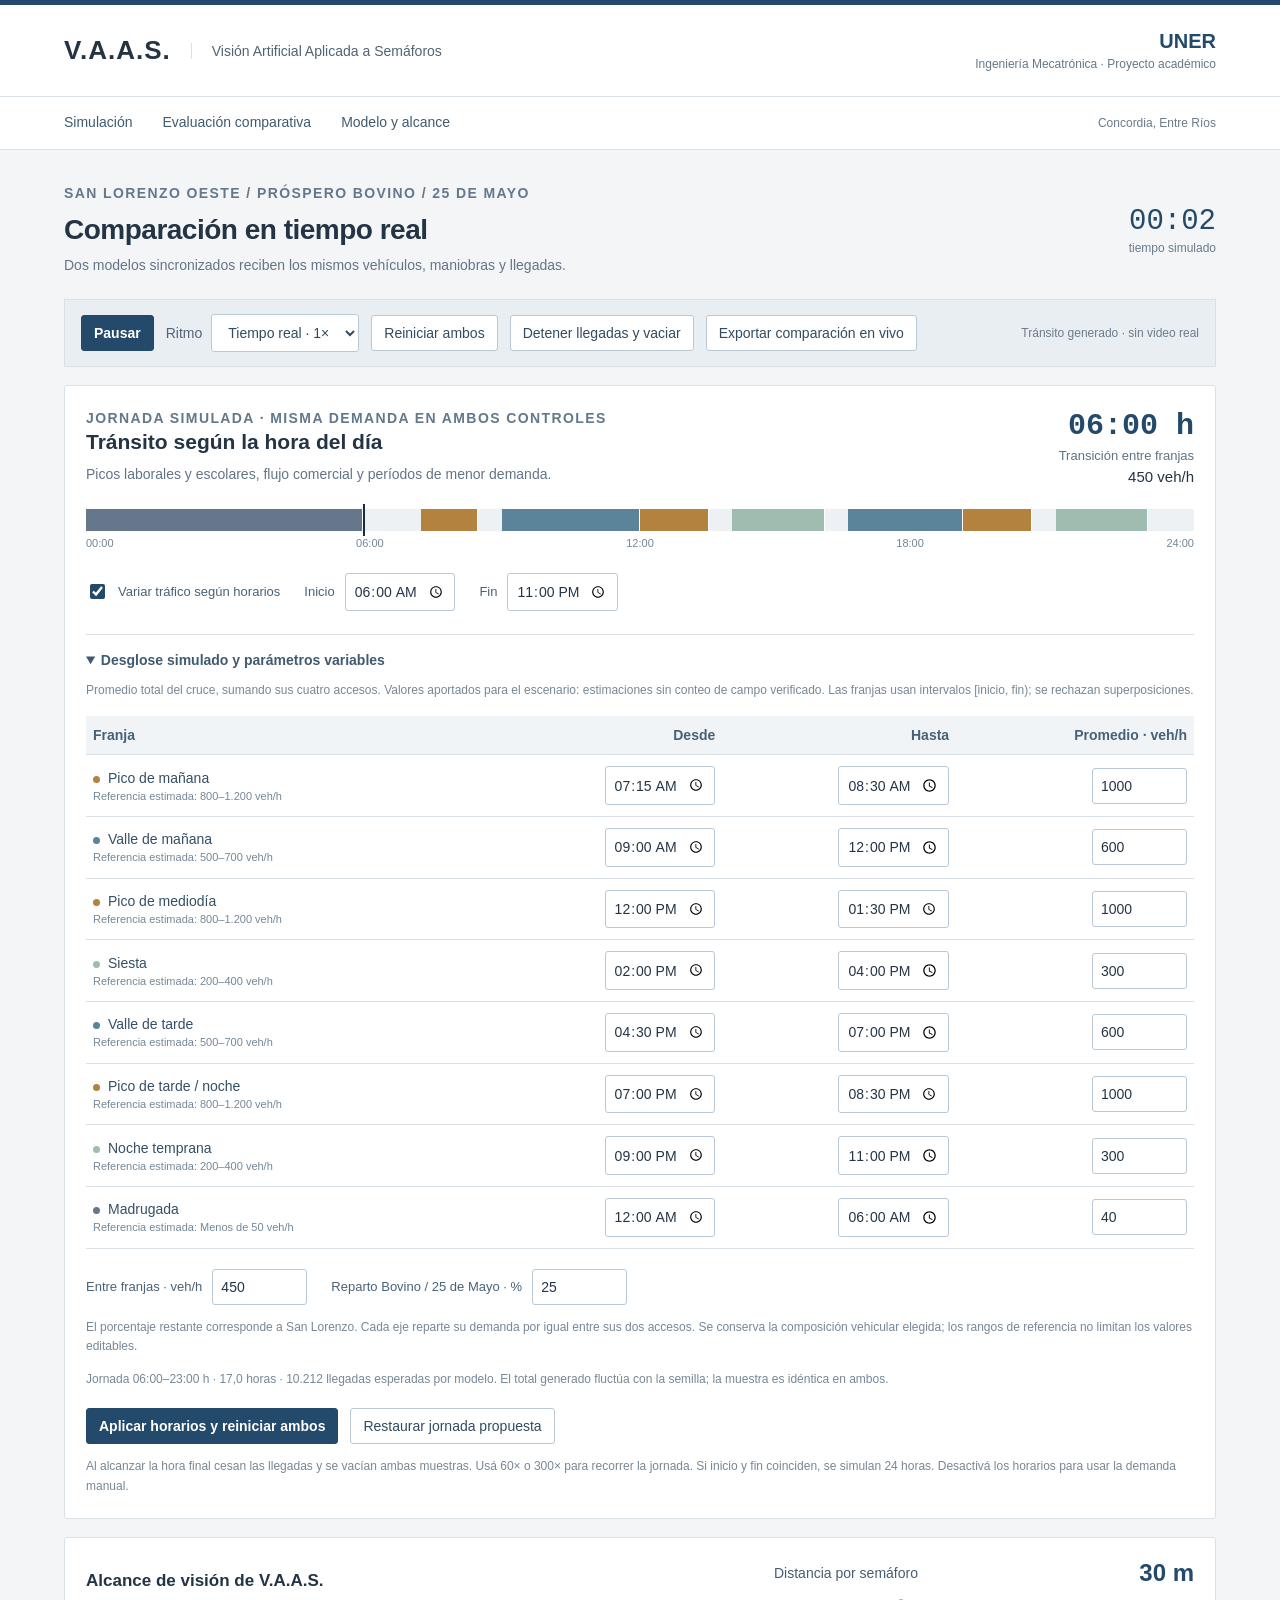
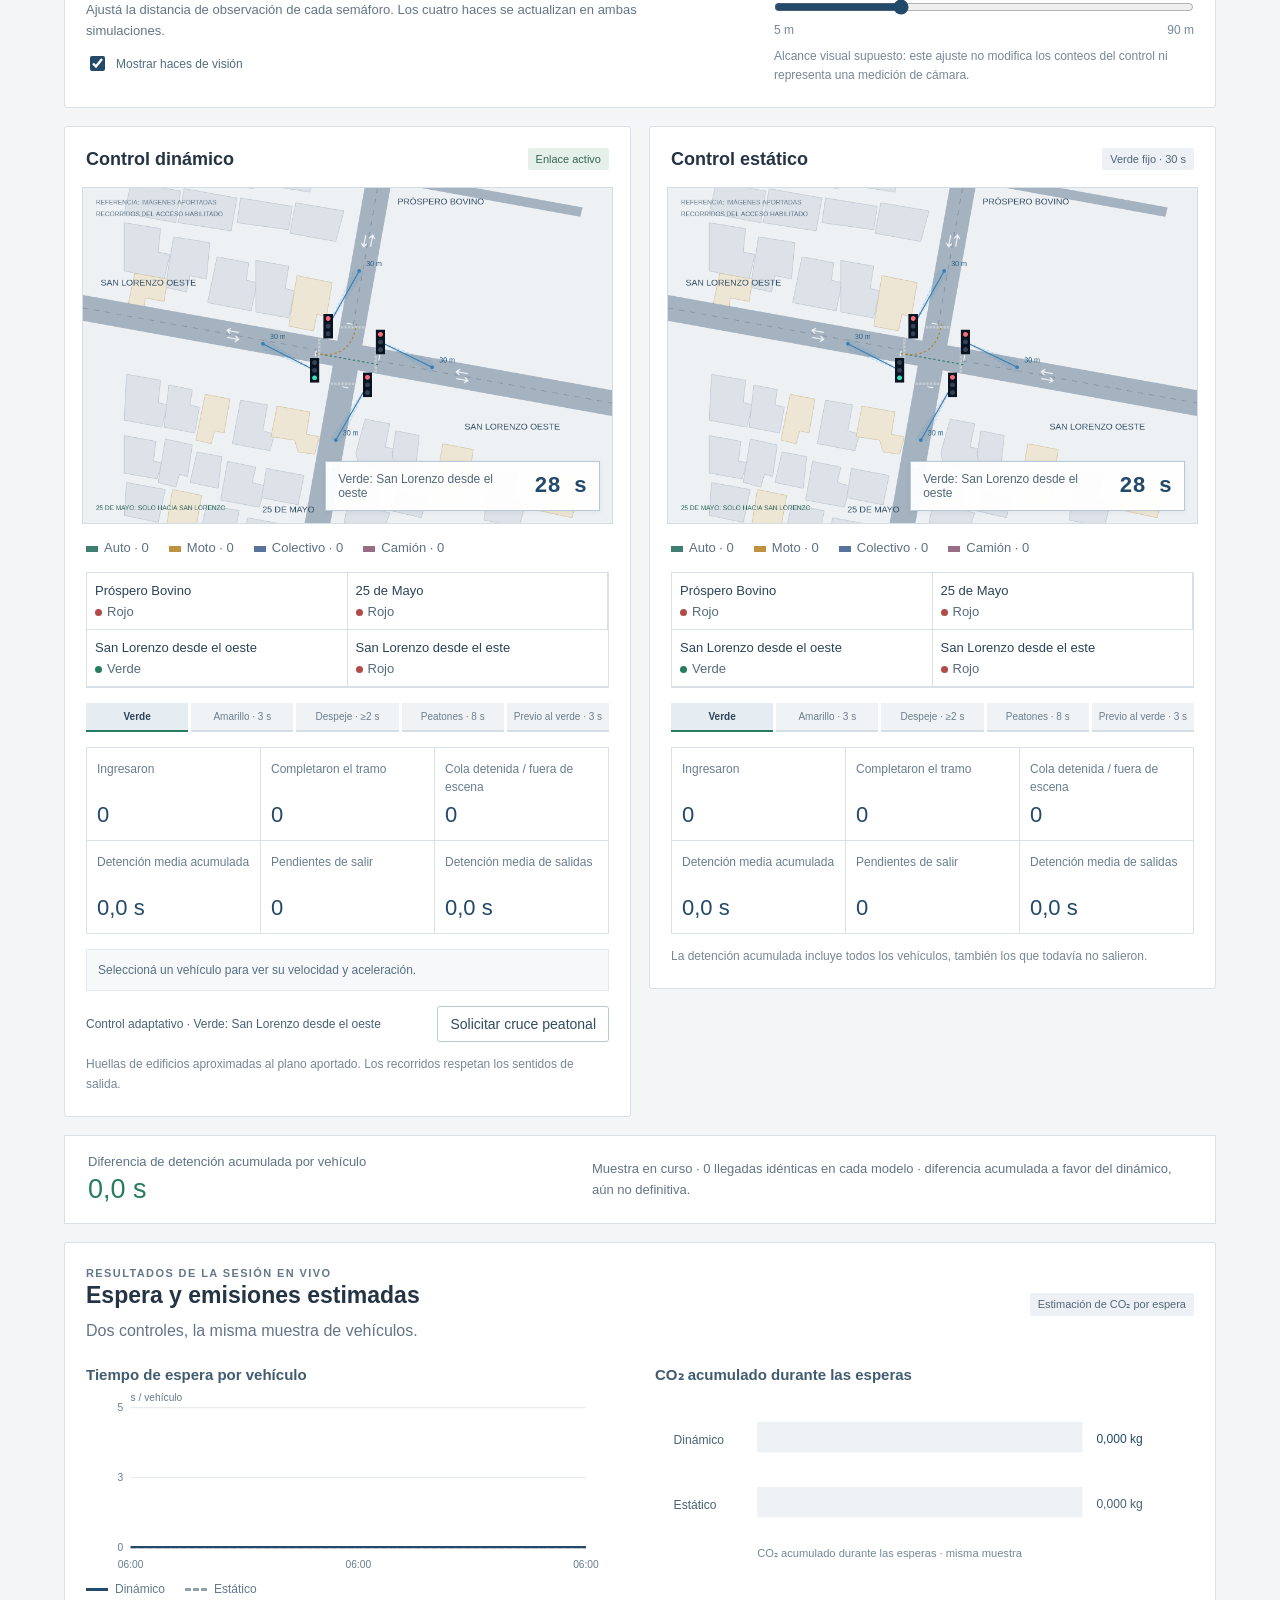
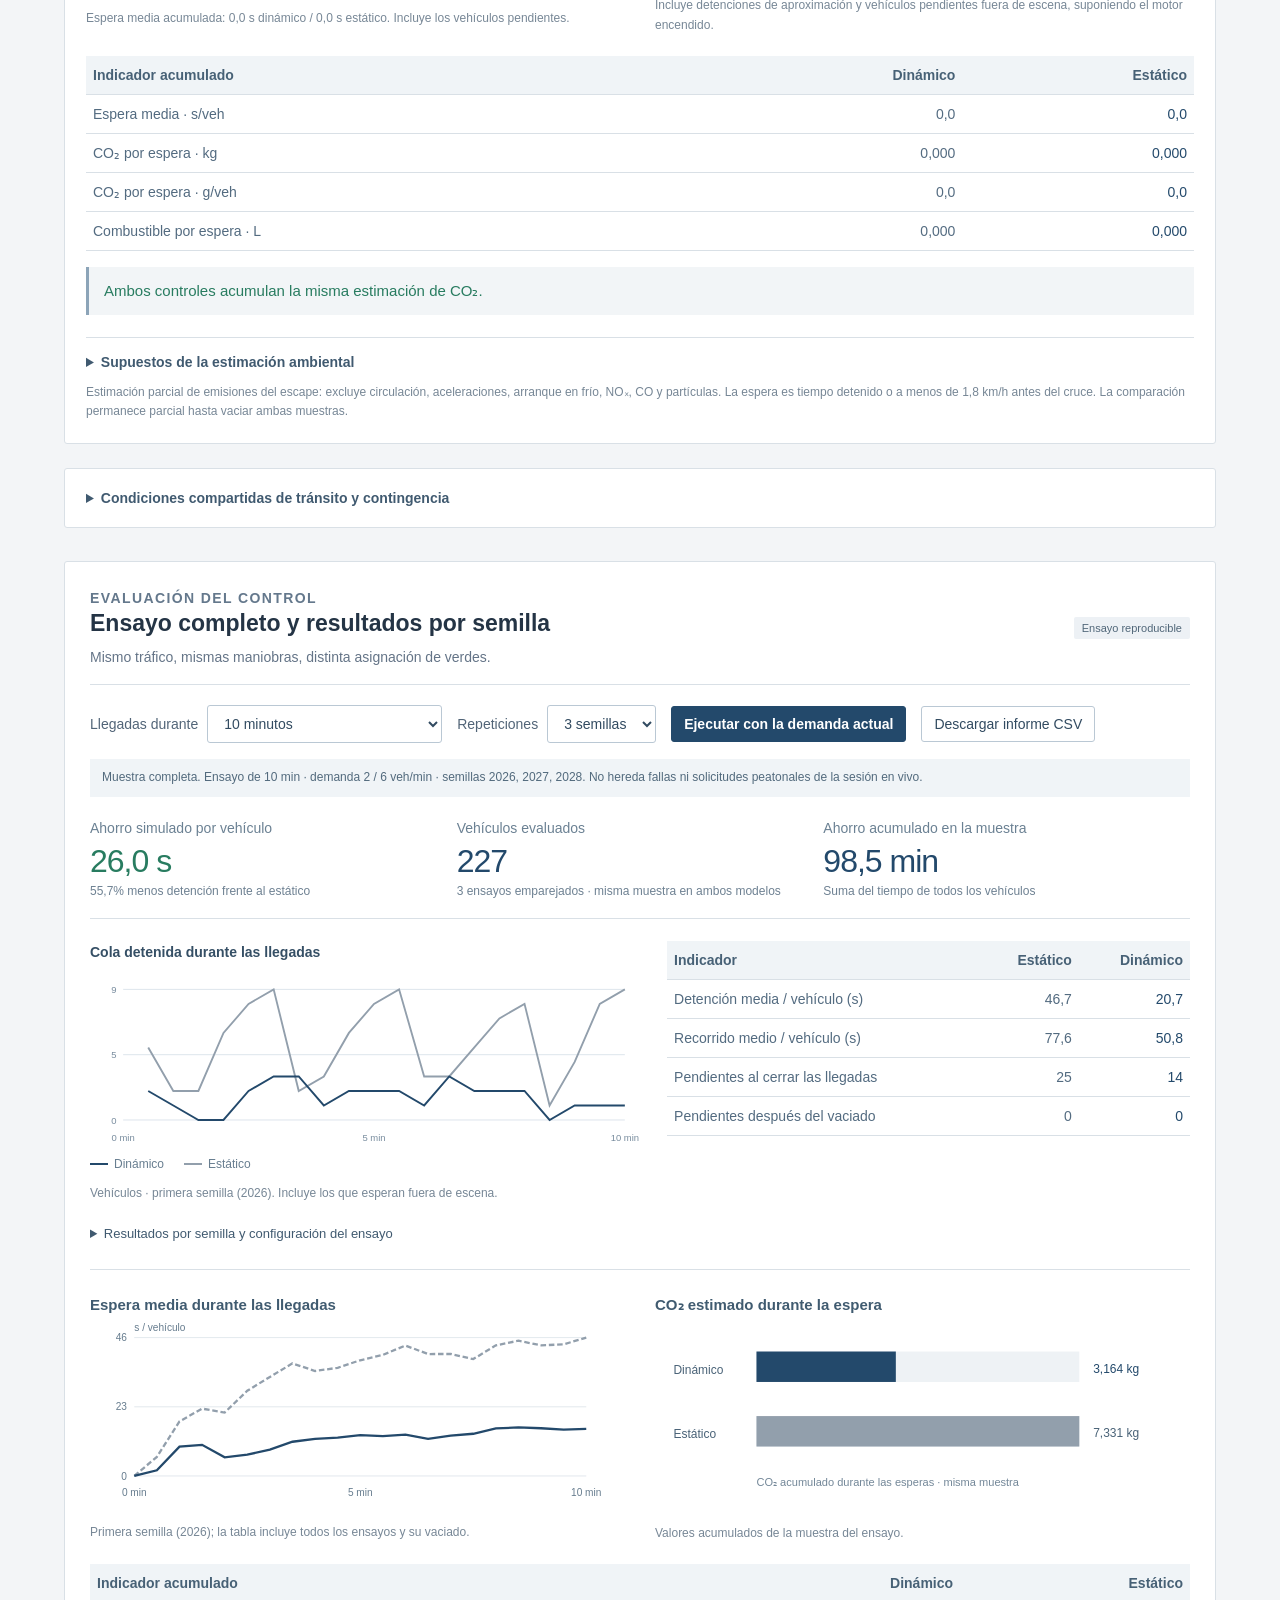
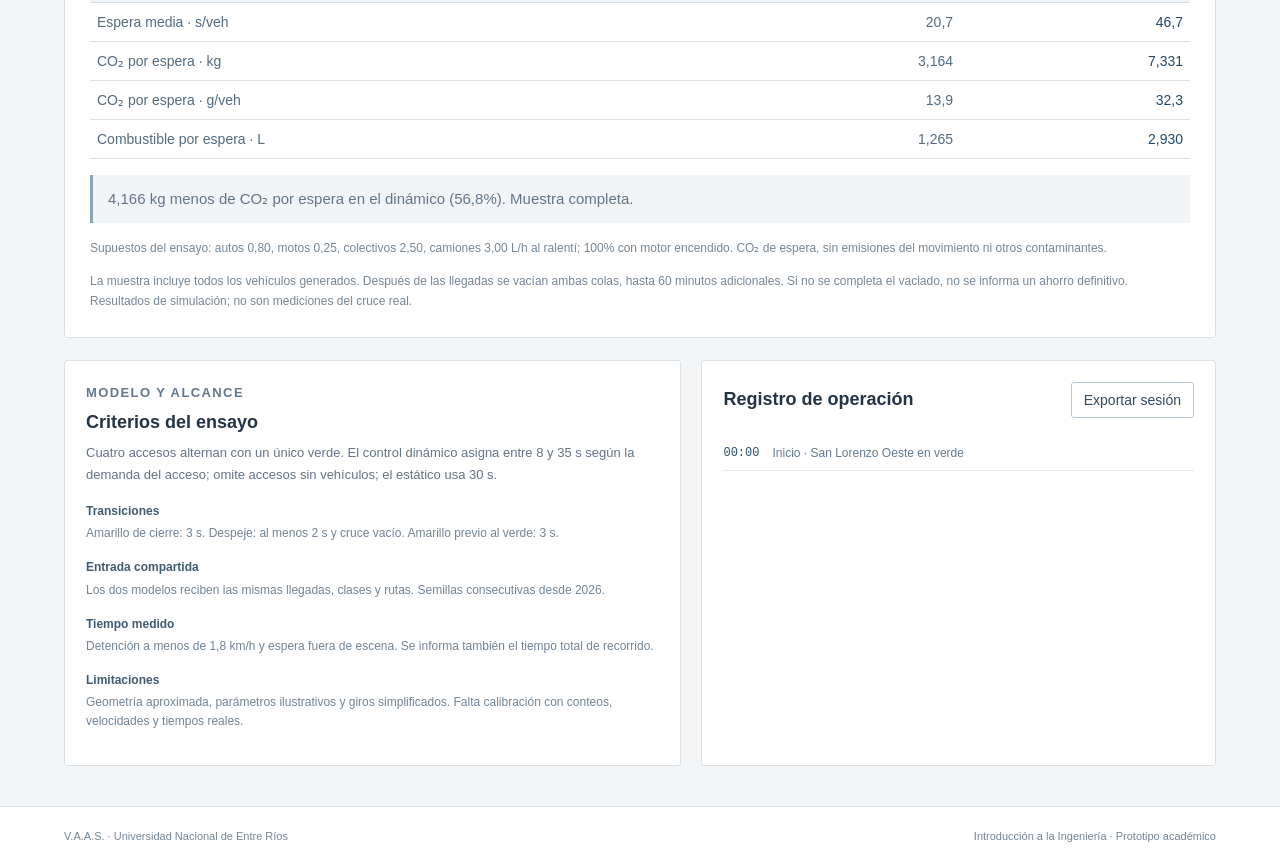
<file: index.html>
<!doctype html>
<html lang="es"><head><meta charset="utf-8"><meta name="viewport" content="width=device-width,initial-scale=1"><title>V.A.A.S. | Simulación y evaluación</title><meta name="description" content="Simulación universitaria de control semafórico y comparación reproducible de tiempos."><link rel="icon" href="data:image/svg+xml,%3Csvg xmlns='http://www.w3.org/2000/svg' viewBox='0 0 32 32'%3E%3Crect width='32' height='32' fill='%231c3853'/%3E%3Cpath d='M8 8l8 17L24 8' fill='none' stroke='white' stroke-width='3'/%3E%3C/svg%3E"><style>:root{font-family:'Segoe UI',Arial,sans-serif;color:#243445;background:#f3f5f7;font-size:16px;color-scheme:light;--blue:#23496b;--line:#d9e0e6}*{box-sizing:border-box}body{margin:0}header{padding:25px 5%;display:flex;justify-content:space-between;align-items:center;background:#fff;border-top:5px solid #23496b;border-bottom:1px solid var(--line)}.brand{display:flex;align-items:center;gap:20px}.brand strong{font-size:26px;letter-spacing:1px}.brand span{font-size:14px;color:#516374;border-left:1px solid var(--line);padding-left:20px}.institution{font-weight:700;color:#23496b;font-size:20px;text-align:right}.institution span{display:block;font-size:12px;color:#667887;font-weight:400;margin-top:4px}nav{display:flex;align-items:center;gap:30px;padding:0 5%;background:#fff;border-bottom:1px solid var(--line)}nav a{font-size:14px;color:#405a70;text-decoration:none;padding:17px 0;border-bottom:2px solid transparent}nav a:hover{border-color:#23496b}nav span{margin-left:auto;color:#6b7b89;font-size:12px}main{max-width:1530px;margin:auto;padding:32px 5% 40px}section[id]{scroll-margin-top:20px}.heading,.section-heading{display:flex;justify-content:space-between;gap:20px;align-items:center;margin-bottom:22px}.eyebrow{color:#64788c;font-size:11px;letter-spacing:1.4px;font-weight:650;margin:0 0 9px}h1{font-size:28px;font-weight:600;margin:0 0 8px;letter-spacing:-.5px}h2{font-size:18px;font-weight:600;margin:0}h3{font-size:15px;font-weight:600}p{font-size:14px;line-height:1.65;color:#647487;margin:9px 0 17px}.heading p:last-child{margin:0}.clock{text-align:right;flex-shrink:0}.clock span{font-family:Consolas,monospace;font-size:29px;color:#23496b}.clock small{display:block;font-size:12px;color:#687c8f;margin-top:3px}.toolbar{display:flex;gap:12px;align-items:center;flex-wrap:wrap;padding:14px 16px;background:#e9eef2;border:1px solid var(--line);margin-bottom:18px}.toolbar label,.experiment-controls label{display:flex;align-items:center;gap:9px;color:#526578;font-size:13px}.simulation-label{margin-left:auto;font-size:12px;color:#6b7c8c}button,select{font:inherit;font-size:13px;border:1px solid #bac8d4;border-radius:3px;color:#324b61;background:#fff;padding:9px 12px;cursor:pointer;min-height:36px}button:hover{border-color:#23496b;background:#f3f7fa}.primary{background:#23496b;border-color:#23496b;color:#fff;font-weight:600}.primary:hover{background:#183b5a;color:#fff}button:disabled{opacity:.55;cursor:wait}button:focus-visible,select:focus-visible,input:focus-visible,a:focus-visible{outline:3px solid #75a6cd;outline-offset:3px}.workspace{display:grid;grid-template-columns:minmax(0,2.45fr) minmax(300px,1fr);gap:18px;align-items:start}.panel{background:#fff;border:1px solid var(--line);border-radius:3px;padding:21px}.panel-head{display:flex;justify-content:space-between;align-items:center;gap:12px}.badge{font-size:11px;background:#e5f0eb;color:#356952;padding:5px 8px;border-radius:2px}.badge.warn{background:#fff0d4;color:#865b1d}.badge.neutral{background:#edf1f5;color:#516779}.map{position:relative;margin:17px -4px 10px;overflow:hidden;border:1px solid #d4dce4;background:#eef1f4}.map canvas{display:block;width:100%;height:auto;cursor:crosshair;touch-action:manipulation}.map-hud{position:absolute;right:12px;bottom:12px;background:#fffffff2;box-shadow:0 1px 5px #24344512;border:1px solid #b9c8d6;padding:10px 12px;display:flex;gap:16px;align-items:center;pointer-events:none}.map-hud span{font-size:12px;color:#526879;max-width:190px}.map-hud strong{font:600 22px Consolas,monospace;color:#23496b}.legend{display:flex;flex-wrap:wrap;gap:20px;margin:16px 0;color:#5d7082;font-size:12px}.legend span:before{content:'';display:inline-block;width:12px;height:6px;background:var(--type);margin-right:6px}.signal-list{display:grid;grid-template-columns:repeat(4,1fr);border:1px solid var(--line);margin-top:17px}.signal-list>div{border-right:1px solid var(--line);padding:10px 8px;font-size:11px;color:#566b7e}.signal-list>div:last-child{border:0}.signal-list b{display:block;color:#2b4358;font-size:12px;margin-bottom:6px;font-weight:500}.signal-list i{width:7px;height:7px;display:inline-block;border-radius:50%;margin-right:5px;background:#b14c49}.signal-list .green i{background:#287c60}.signal-list .amber i{background:#d19830}.phase-track{display:flex;margin:15px 0;gap:3px}.phase-track span{flex:1;font-size:10px;text-align:center;padding:8px 2px;background:#f0f3f5;color:#6c7e8e;border-bottom:2px solid #d5dde5}.phase-track .active{color:#2d4459;background:#e6edf2;font-weight:600}.phase-track .green{border-color:#287c60}.phase-track .amber,.phase-track .prepare{border-color:#d19830}.phase-track .clearance{border-color:#b14c49}.inspect{font-size:12px;line-height:1.5;background:#f6f8fa;border:1px solid #e3e9ee;padding:11px;color:#586f84;min-height:40px;margin:15px 0}.phase-footer{display:flex;justify-content:space-between;align-items:center;gap:12px;font-size:12px;color:#486178}.caption{font-size:12px;color:#778796;line-height:1.65;margin:13px 0 0}.helper{font-size:13px;margin:13px 0 20px}.muted{color:#748899;font-size:12px}.slider-label{display:flex;justify-content:space-between;font-size:13px;margin-top:19px;color:#465e73}output{font-weight:600;color:#23496b}input[type=range]{width:100%;accent-color:#23496b;margin:12px 0 8px;cursor:pointer}.presets{display:grid;grid-template-columns:1fr 1fr;gap:7px;margin:14px 0 20px}.presets button{font-size:11px;padding:7px}.presets .selected{border-color:#23496b;background:#edf3f7;color:#23496b}.mix-label{display:block;font-size:13px;margin:18px 0 8px;color:#465e73}#mix{width:100%;font-size:12px}.check{display:flex;gap:8px;align-items:center;font-size:12px;color:#526c80;margin:12px 0}.check input{accent-color:#23496b;width:15px;height:15px}.queue-row{border-top:1px solid var(--line);display:flex;justify-content:space-between;padding:12px 0;font-size:12px;color:#5d7385}.queue-row b{font-size:16px;color:#23496b}.network{border-top:1px solid var(--line);padding-top:4px}.network p{font-size:12px}.network button{width:100%}.network .muted{margin-bottom:0}.metrics{display:grid;grid-template-columns:repeat(4,1fr);border:1px solid var(--line);background:#fff;margin:20px 0 32px}.metrics>div{padding:18px 22px;border-right:1px solid var(--line)}.metrics>div:last-child{border:0}.metrics span{font-size:12px;color:#667b8e}.metrics strong{display:block;font-size:29px;font-weight:500;color:#23496b;font-variant-numeric:tabular-nums;margin:7px 0 2px}.metrics strong span{font:inherit;color:inherit}.metrics small{font-size:11px;color:#8795a2}.metrics strong small{font-size:15px}.compare{padding:25px;margin:0 0 22px}.compare .section-heading{margin-bottom:15px}.section-heading h2{font-size:23px}.section-heading p{margin-bottom:0}.experiment-controls{display:flex;gap:15px;flex-wrap:wrap;align-items:center;border-top:1px solid var(--line);padding-top:20px}.experiment-status{font-size:12px;background:#f0f4f7;padding:9px 12px;color:#526a7d;margin:16px 0 22px}.result-kpis{display:grid;grid-template-columns:repeat(3,1fr);margin-bottom:22px;border-bottom:1px solid var(--line)}.result-kpis>div{padding:0 20px 20px 0}.result-kpis span{font-size:12px;color:#6b8193}.result-kpis strong{display:block;font-size:32px;letter-spacing:-1px;font-weight:500;color:#23496b;margin-top:6px}.result-kpis small{display:block;font-size:12px;color:#6e8192;margin-top:4px}.positive{color:#287c60!important}.negative{color:#a34646!important}.report-grid{display:grid;grid-template-columns:1.05fr 1fr;gap:28px}.chart-title{font-size:14px;font-weight:600;color:#354f65;margin:0 0 14px}.chart svg{width:100%;display:block}.chart-legend{font-size:12px;color:#687e90;display:flex;gap:20px;margin:8px 0}.chart-legend i{display:inline-block;width:18px;height:2px;vertical-align:middle;margin-right:6px}.table-wrap{overflow-x:auto}table{width:100%;border-collapse:collapse;font-size:12px}th,td{text-align:right;padding:11px 7px;border-bottom:1px solid var(--line);font-variant-numeric:tabular-nums}th:first-child,td:first-child{text-align:left}th{font-weight:600;color:#476176;background:#f0f4f7}td{color:#536b80}td:last-child{color:#23496b}.run-summary{margin-top:23px}.run-summary summary{font-size:13px;cursor:pointer;color:#405a70}.run-summary table{margin-top:12px}.lower{display:grid;grid-template-columns:1.2fr 1fr;gap:20px}.architecture p{font-size:13px}.architecture dl{font-size:12px;line-height:1.6}.architecture dt{font-weight:600;color:#405b70;margin-top:15px}.architecture dd{margin:3px 0;color:#728495}#events{list-style:none;padding:0;margin:18px 0 0;max-height:340px;overflow:auto}#events li{border-bottom:1px solid #e3e9ee;display:flex;gap:13px;padding:10px 0;font-size:12px;color:#637b8e}#events time{font-family:Consolas,monospace;color:#284f71}footer{display:flex;justify-content:space-between;padding:23px 5%;border-top:1px solid var(--line);background:#fff;color:#748595;font-size:11px}@media(max-width:1050px){.workspace{grid-template-columns:1fr}.demand{display:grid;grid-template-columns:1fr 1fr;column-gap:25px}.demand>*{grid-column:1/-1}.report-grid,.lower{grid-template-columns:1fr}.brand span{max-width:200px}.simulation-label{display:none}}@media(max-width:640px){header{padding:19px 4%;align-items:flex-start}.brand{display:block}.brand span{display:block;border:0;padding:0;font-size:11px;margin-top:5px}.brand strong{font-size:23px}.institution span{max-width:150px;font-size:10px}.institution{font-size:17px}nav{gap:20px;padding:0 4%}nav a{font-size:12px}nav span{display:none}main{padding:25px 4%}h1{font-size:23px}.heading{align-items:flex-start}.eyebrow{font-size:10px}.clock span{font-size:23px}.heading p{font-size:12px}.toolbar{padding:12px;gap:8px}.toolbar label{font-size:11px}.panel{padding:16px}.map-hud{padding:6px 8px;right:6px;bottom:6px}.map-hud span{font-size:10px;max-width:145px}.map-hud strong{font-size:17px}.signal-list{grid-template-columns:1fr 1fr}.signal-list>div{border-bottom:1px solid var(--line)}.phase-track span{font-size:9px}.phase-footer{align-items:flex-start;flex-direction:column}.metrics{grid-template-columns:1fr 1fr}.metrics>div{padding:15px}.metrics>div:nth-child(2){border-right:0}.metrics>div:nth-child(-n+2){border-bottom:1px solid var(--line)}.result-kpis{grid-template-columns:1fr}.result-kpis strong{font-size:27px}.result-kpis>div{padding-bottom:16px}.experiment-controls{align-items:stretch;gap:10px}.experiment-controls label{flex:1;flex-wrap:wrap}.experiment-controls button{width:100%}.compare{padding:18px}.section-heading h2{font-size:20px}.section-heading .badge{display:none}.demand{display:block}footer{gap:15px;flex-wrap:wrap}}

/* Tamaños de lectura para los controles y resultados principales. */
p{font-size:16px}.heading p{font-size:14px}button,select{font-size:14px}.toolbar label,.experiment-controls label,.slider-label,.mix-label{font-size:14px}.helper{font-size:14px}.signal-list>div{font-size:13px}.signal-list b{font-size:13px}.legend{font-size:13px}table{font-size:14px}.metrics span{font-size:13px}.result-kpis span{font-size:14px}.compare .section-heading p{font-size:14px}
/* Dos superficies comparables, con un único reloj y condiciones compartidas. */
.workspace{grid-template-columns:1fr}.live-pair{display:grid;grid-template-columns:1fr 1fr;gap:18px;align-items:start}.live-stats{display:grid;grid-template-columns:repeat(3,1fr);margin:15px 0 0;border-top:1px solid var(--line);border-left:1px solid var(--line)}.live-stats>div{border-right:1px solid var(--line);border-bottom:1px solid var(--line);padding:12px 10px}.live-stats dt{font-size:12px;color:#687e90;line-height:1.5;min-height:36px}.live-stats dd{font-size:22px;color:#23496b;margin:6px 0 0;font-variant-numeric:tabular-nums}.live-stats dd span{font-size:22px}.live-observation{border:1px solid var(--line);background:#fff;display:flex;align-items:center;justify-content:space-between;gap:25px;padding:18px 23px}.live-observation span{display:block;font-size:13px;color:#5d7386}.live-observation strong{display:block;font-size:27px;font-weight:500;margin-top:5px}.live-observation p{font-size:13px;margin:0;max-width:600px}.conditions{margin-bottom:25px}.conditions>summary{font-size:14px;font-weight:600;cursor:pointer;color:#405a70}.conditions .demand{border:0;padding:15px 0 0;display:grid;grid-template-columns:1fr 1fr;column-gap:35px;max-width:950px;margin:auto}.conditions .demand>*{grid-column:1/-1}.live-pair .map-hud span{max-width:180px}.live-pair .phase-footer{flex-wrap:wrap}.live-pair .signal-list{grid-template-columns:1fr 1fr}.live-pair .signal-list>div{border-bottom:1px solid var(--line)}.compare{margin-top:8px}@media(max-width:900px){.live-pair{grid-template-columns:1fr}.live-observation{align-items:flex-start;flex-direction:column;gap:12px}}@media(max-width:480px){.live-stats{grid-template-columns:1fr 1fr}.live-stats dd,.live-stats dd span{font-size:20px}.conditions .demand{display:block}.toolbar button{font-size:12px}.live-observation{padding:15px}}

/* Alcance visible junto a las dos simulaciones. */
.vision-controls{display:grid;grid-template-columns:1fr minmax(260px,420px);gap:32px;align-items:center;margin-bottom:18px}.vision-controls h2{font-size:17px}.vision-controls p{font-size:13px;margin:8px 0 12px;max-width:580px}.vision-controls .check{margin-bottom:0}.vision-adjustment .slider-label{margin-top:0;align-items:center}.vision-adjustment output{font-size:24px;font-variant-numeric:tabular-nums;min-width:65px;text-align:right}.vision-scale{display:flex;justify-content:space-between;color:#748899;font-size:12px}.vision-controls .caption{font-size:12px;margin:10px 0 0}@media(max-width:760px){.vision-controls{grid-template-columns:1fr;gap:20px}}

/* Reloj y programación de demanda diaria. */
.day-controls{margin-bottom:18px}.day-heading{display:flex;justify-content:space-between;align-items:center;gap:24px}.day-heading h2{font-size:21px}.day-heading p{font-size:14px;margin-bottom:0}.day-now{text-align:right;min-width:200px}.day-now strong{display:block;font:600 30px Consolas,monospace;color:#23496b}.day-now span{display:block;font-size:13px;color:#5d7386;margin-top:5px}.day-now b{display:block;font-size:15px;font-weight:500;margin-top:5px}.day-timeline{position:relative;height:22px;background:#edf1f4;margin-top:23px;border-radius:2px}.day-band{position:absolute;top:0;height:100%;border-right:1px solid #fff}.peak{background:#b4823f}.valley{background:#5b849a}.low{background:#9ebcaf}.night{background:#66768b}#day-marker{position:absolute;height:32px;top:-5px;width:2px;background:#182d42;pointer-events:none}.day-ticks{display:flex;justify-content:space-between;font-size:11px;color:#738798;margin-top:6px}.day-setup{display:flex;gap:24px;align-items:center;flex-wrap:wrap;margin-top:20px}.day-setup>label{display:flex;align-items:center;gap:10px;font-size:13px;color:#496277}.day-controls input[type=time],.day-controls input[type=number]{font:inherit;font-size:14px;padding:8px;border:1px solid #b9c8d6;border-radius:3px;background:#fff;color:#243445;min-height:36px}.day-controls input[type=number]{width:95px}.day-breakdown{margin-top:20px;border-top:1px solid var(--line);padding-top:17px}.day-breakdown summary{font-size:14px;font-weight:600;cursor:pointer;color:#405a70}.day-table{margin-top:15px;min-width:550px}.day-table th[scope=row]{background:transparent;font-weight:500;color:#344f66}.day-table small{display:block;font-size:11px;color:#748899;font-weight:400;margin-top:4px}.period-dot{display:inline-block;width:7px;height:7px;border-radius:50%;margin-right:8px}.day-table .current-period{background:#f0f5f8}.day-table .current-period th{color:#183d5c;font-weight:650}.day-actions{display:flex;gap:12px;align-items:center;flex-wrap:wrap;margin-top:18px}#day-error{font-size:13px;color:#92531b}@media(max-width:640px){.day-heading{align-items:flex-start;flex-direction:column;gap:15px}.day-now{text-align:left;min-width:0}.day-setup{gap:14px}.day-actions button{width:100%}.day-heading h2{font-size:19px}}

/* Comparación temporal y CO₂ calculado con supuestos explícitos. */
.environment-panel{margin-bottom:6px}.environment-charts{display:grid;grid-template-columns:1fr 1fr;gap:30px;margin:20px 0}.environment-charts h3{font-size:15px;color:#405b70;margin:0 0 8px}.environment-svg{display:block;width:100%;height:auto}.environment-legend{display:flex;gap:20px;font-size:12px;color:#617a8d}.environment-legend i{display:inline-block;width:22px;vertical-align:middle;margin-right:7px}.dynamic-line{border-top:3px solid #23496b}.static-line{border-top:3px dashed #929fac}.environment-difference{font-size:15px;font-weight:500;line-height:1.6;margin:16px 0;padding:12px 15px;background:#f2f5f7;border-left:3px solid #8ca4b8}.emissions-assumptions{margin-top:22px;border-top:1px solid var(--line);padding-top:16px}.emissions-assumptions summary{font-size:14px;font-weight:600;color:#405a70;cursor:pointer}.emissions-assumptions p{font-size:13px}.emissions-assumptions a{color:#23496b}.emissions-inputs{display:grid;grid-template-columns:repeat(5,minmax(0,1fr));gap:15px}.emissions-inputs label{font-size:13px;color:#496277}.emissions-inputs input{display:block;width:100%;font:inherit;font-size:16px;color:#23496b;padding:9px;border:1px solid #b9c8d6;border-radius:3px;margin-top:8px}.emissions-inputs small{display:block;font-size:11px;color:#748899;margin-top:6px}#emissions-error{font-size:12px;color:#92531b}.environment-report{margin:28px 0 0;border-top:1px solid var(--line);padding-top:6px}@media(max-width:900px){.environment-charts{grid-template-columns:1fr;gap:25px}.emissions-inputs{grid-template-columns:repeat(3,minmax(0,1fr))}}@media(max-width:480px){.emissions-inputs{grid-template-columns:1fr 1fr}.environment-difference{font-size:13px}}
</style></head><body>
<header><div class="brand"><strong>V.A.A.S.</strong><span>Visión Artificial Aplicada a Semáforos</span></div><div class="institution">UNER <span>Ingeniería Mecatrónica · Proyecto académico</span></div></header>
<nav aria-label="Secciones"><a href="#simulation">Simulación</a><a href="#evaluation">Evaluación comparativa</a><a href="#method">Modelo y alcance</a><span>Concordia, Entre Ríos</span></nav>
<main>
<section id="simulation"><div class="heading"><div><p class="eyebrow">SAN LORENZO OESTE / PRÓSPERO BOVINO / 25 DE MAYO</p><h1>Comparación en tiempo real</h1><p>Dos modelos sincronizados reciben los mismos vehículos, maniobras y llegadas.</p></div><div class="clock"><span id="time">00:00</span><small>tiempo simulado</small></div></div>
<div class="toolbar"><button id="play" class="primary">Pausar</button><label for="speed">Ritmo <select id="speed"><option value="1" selected>Tiempo real · 1×</option><option value="3">3×</option><option value="10">10×</option><option value="60">60× · 1 min/s</option><option value="300">300× · 5 min/s</option></select></label><button id="reset">Reiniciar ambos</button><button id="live-drain">Detener llegadas y vaciar</button><button id="live-export">Exportar comparación en vivo</button><span class="simulation-label">Tránsito generado · sin video real</span></div>
<section class="panel day-controls" aria-labelledby="day-title"><div class="day-heading"><div><p class="eyebrow">JORNADA SIMULADA · MISMA DEMANDA EN AMBOS CONTROLES</p><h2 id="day-title">Tránsito según la hora del día</h2><p>Picos laborales y escolares, flujo comercial y períodos de menor demanda.</p></div><div class="day-now"><strong id="day-clock">06:00 h</strong><span id="day-current">Transición entre franjas</span><b id="day-flow">450 veh/h</b></div></div><div class="day-timeline" aria-label="Franjas de tránsito a lo largo de 24 horas"><div id="day-bands"></div><i id="day-marker"></i></div><div class="day-ticks"><span>00:00</span><span>06:00</span><span>12:00</span><span>18:00</span><span>24:00</span></div><div class="day-setup"><label class="check"><input id="day-enabled" type="checkbox" checked> Variar tráfico según horarios</label><label>Inicio <input id="day-start" type="time" value="06:00"></label><label>Fin <input id="day-end" type="time" value="23:00"></label></div><details class="day-breakdown" open><summary>Desglose simulado y parámetros variables</summary><p class="caption">Promedio total del cruce, sumando sus cuatro accesos. Valores aportados para el escenario: estimaciones sin conteo de campo verificado. Las franjas usan intervalos [inicio, fin); se rechazan superposiciones.</p><div class="table-wrap"><table class="day-table"><thead><tr><th>Franja</th><th>Desde</th><th>Hasta</th><th>Promedio · veh/h</th></tr></thead><tbody><tr id="day-row-0"><th scope="row"><span class="period-dot peak"></span>Pico de mañana<small>Referencia estimada: 800–1.200 veh/h</small></th><td><input id="day-from-0" type="time" value="07:15" aria-label="Inicio de Pico de mañana"></td><td><input id="day-to-0" type="time" value="08:30" aria-label="Fin de Pico de mañana"></td><td><input id="day-vph-0" type="number" min="0" max="3000" step="10" value="1000" aria-label="Vehículos por hora en Pico de mañana"></td></tr><tr id="day-row-1"><th scope="row"><span class="period-dot valley"></span>Valle de mañana<small>Referencia estimada: 500–700 veh/h</small></th><td><input id="day-from-1" type="time" value="09:00" aria-label="Inicio de Valle de mañana"></td><td><input id="day-to-1" type="time" value="12:00" aria-label="Fin de Valle de mañana"></td><td><input id="day-vph-1" type="number" min="0" max="3000" step="10" value="600" aria-label="Vehículos por hora en Valle de mañana"></td></tr><tr id="day-row-2"><th scope="row"><span class="period-dot peak"></span>Pico de mediodía<small>Referencia estimada: 800–1.200 veh/h</small></th><td><input id="day-from-2" type="time" value="12:00" aria-label="Inicio de Pico de mediodía"></td><td><input id="day-to-2" type="time" value="13:30" aria-label="Fin de Pico de mediodía"></td><td><input id="day-vph-2" type="number" min="0" max="3000" step="10" value="1000" aria-label="Vehículos por hora en Pico de mediodía"></td></tr><tr id="day-row-3"><th scope="row"><span class="period-dot low"></span>Siesta<small>Referencia estimada: 200–400 veh/h</small></th><td><input id="day-from-3" type="time" value="14:00" aria-label="Inicio de Siesta"></td><td><input id="day-to-3" type="time" value="16:00" aria-label="Fin de Siesta"></td><td><input id="day-vph-3" type="number" min="0" max="3000" step="10" value="300" aria-label="Vehículos por hora en Siesta"></td></tr><tr id="day-row-4"><th scope="row"><span class="period-dot valley"></span>Valle de tarde<small>Referencia estimada: 500–700 veh/h</small></th><td><input id="day-from-4" type="time" value="16:30" aria-label="Inicio de Valle de tarde"></td><td><input id="day-to-4" type="time" value="19:00" aria-label="Fin de Valle de tarde"></td><td><input id="day-vph-4" type="number" min="0" max="3000" step="10" value="600" aria-label="Vehículos por hora en Valle de tarde"></td></tr><tr id="day-row-5"><th scope="row"><span class="period-dot peak"></span>Pico de tarde / noche<small>Referencia estimada: 800–1.200 veh/h</small></th><td><input id="day-from-5" type="time" value="19:00" aria-label="Inicio de Pico de tarde / noche"></td><td><input id="day-to-5" type="time" value="20:30" aria-label="Fin de Pico de tarde / noche"></td><td><input id="day-vph-5" type="number" min="0" max="3000" step="10" value="1000" aria-label="Vehículos por hora en Pico de tarde / noche"></td></tr><tr id="day-row-6"><th scope="row"><span class="period-dot low"></span>Noche temprana<small>Referencia estimada: 200–400 veh/h</small></th><td><input id="day-from-6" type="time" value="21:00" aria-label="Inicio de Noche temprana"></td><td><input id="day-to-6" type="time" value="23:00" aria-label="Fin de Noche temprana"></td><td><input id="day-vph-6" type="number" min="0" max="3000" step="10" value="300" aria-label="Vehículos por hora en Noche temprana"></td></tr><tr id="day-row-7"><th scope="row"><span class="period-dot night"></span>Madrugada<small>Referencia estimada: Menos de 50 veh/h</small></th><td><input id="day-from-7" type="time" value="00:00" aria-label="Inicio de Madrugada"></td><td><input id="day-to-7" type="time" value="06:00" aria-label="Fin de Madrugada"></td><td><input id="day-vph-7" type="number" min="0" max="3000" step="10" value="40" aria-label="Vehículos por hora en Madrugada"></td></tr></tbody></table></div><div class="day-setup"><label>Entre franjas · veh/h <input id="day-base" type="number" min="0" max="3000" step="10" value="450"></label><label>Reparto Bovino / 25 de Mayo · % <input id="day-share" type="number" min="0" max="100" step="1" value="25"></label></div><p class="caption">El porcentaje restante corresponde a San Lorenzo. Cada eje reparte su demanda por igual entre sus dos accesos. Se conserva la composición vehicular elegida; los rangos de referencia no limitan los valores editables.</p></details><p id="day-summary" class="caption"></p><div class="day-actions"><button id="day-apply" class="primary">Aplicar horarios y reiniciar ambos</button><button id="day-defaults">Restaurar jornada propuesta</button><span id="day-error" role="status"></span></div><p class="caption">Al alcanzar la hora final cesan las llegadas y se vacían ambas muestras. Usá 60× o 300× para recorrer la jornada. Si inicio y fin coinciden, se simulan 24 horas. Desactivá los horarios para usar la demanda manual.</p></section>
<section class="panel vision-controls" aria-labelledby="vision-title"><div><h2 id="vision-title">Alcance de visión de V.A.A.S.</h2><p>Ajustá la distancia de observación de cada semáforo. Los cuatro haces se actualizan en ambas simulaciones.</p><label class="check"><input id="vision" type="checkbox" checked> Mostrar haces de visión</label></div><div class="vision-adjustment"><label class="slider-label" for="vision-range">Distancia por semáforo <output id="vision-range-value" for="vision-range">30 m</output></label><input id="vision-range" type="range" min="5" max="90" step="5" value="30" aria-describedby="vision-note"><div class="vision-scale"><span>5 m</span><span>90 m</span></div><p id="vision-note" class="caption">Alcance visual supuesto: este ajuste no modifica los conteos del control ni representa una medición de cámara.</p></div></section>
<div class="workspace"><div class="live-pair"><section class="panel intersection"><div class="panel-head"><h2>Control dinámico</h2><span id="connection" class="badge">Enlace activo</span></div><div class="map"><canvas id="cross" width="900" height="570" role="img" aria-label="Plano aproximado del cruce con edificios, vehículos, giros y un semáforo en verde por turno">Diagrama de la simulación.</canvas><div class="map-hud"><span id="phase-label">San Lorenzo desde el oeste</span><strong id="phase-time">30 s</strong></div></div><div class="legend" id="fleet"></div><div id="signal-list" class="signal-list" aria-label="Estado de los cuatro accesos"></div><div id="phase-track" class="phase-track"></div><dl class="live-stats"><div><dt>Ingresaron</dt><dd id="arrived">0</dd></div><div><dt>Completaron el tramo</dt><dd id="served">0</dd></div><div><dt>Cola detenida / fuera de escena</dt><dd id="queue">0</dd></div><div><dt>Detención media acumulada</dt><dd><span id="mean-all">0,0</span> s</dd></div><div><dt>Pendientes de salir</dt><dd id="pending">0</dd></div><div><dt>Detención media de salidas</dt><dd><span id="delay">0</span> s</dd></div></dl><div id="inspect" class="inspect">Seleccioná un vehículo para ver velocidad y aceleración.</div><div class="phase-footer"><span id="phase-detail"></span><button id="pedestrian">Solicitar cruce peatonal</button></div><p class="caption">Huellas de edificios aproximadas al plano aportado. Los recorridos respetan los sentidos de salida.</p></section>
<section class="panel intersection static-view"><div class="panel-head"><h2>Control estático</h2><span class="badge neutral">Verde fijo · 30 s</span></div><div class="map"><canvas id="cross-static" width="900" height="570" role="img" aria-label="La misma intersección con control estático y las mismas llegadas de vehículos"></canvas><div class="map-hud"><span id="static-phase-label"></span><strong id="static-phase-time">30 s</strong></div></div><div class="legend" id="static-fleet"></div><div class="signal-list" id="static-signals"></div><div class="phase-track" id="static-phase-track"></div><dl class="live-stats"><div><dt>Ingresaron</dt><dd id="static-arrived">0</dd></div><div><dt>Completaron el tramo</dt><dd id="static-served">0</dd></div><div><dt>Cola detenida / fuera de escena</dt><dd id="static-queue">0</dd></div><div><dt>Detención media acumulada</dt><dd><span id="static-mean-all">0,0</span> s</dd></div><div><dt>Pendientes de salir</dt><dd id="static-pending">0</dd></div><div><dt>Detención media de salidas</dt><dd><span id="static-delay">0</span> s</dd></div></dl><p class="caption">La detención acumulada incluye todos los vehículos, también los que todavía no salieron.</p></section></div><div class="live-observation"><div><span>Diferencia de detención acumulada por vehículo</span><strong id="live-delta">0,0 s</strong></div><p id="live-status" role="status">Muestra en curso; la diferencia puede cambiar mientras llegan vehículos.</p></div><section class="panel environment-panel" aria-labelledby="environment-title"><div class="section-heading"><div><p class="eyebrow">RESULTADOS DE LA SESIÓN EN VIVO</p><h2 id="environment-title">Espera y emisiones estimadas</h2><p>Dos controles, la misma muestra de vehículos.</p></div><span class="badge neutral">Estimación de CO₂ por espera</span></div><div class="environment-charts"><div><h3>Tiempo de espera por vehículo</h3><div id="wait-chart-live"></div><div class="environment-legend"><span><i class="dynamic-line"></i>Dinámico</span><span><i class="static-line"></i>Estático</span></div><p id="wait-chart-summary" class="caption"></p></div><div><h3>CO₂ acumulado durante las esperas</h3><div id="co2-chart-live"></div><p class="caption">Incluye detenciones de aproximación y vehículos pendientes fuera de escena, suponiendo el motor encendido.</p></div></div><div id="environment-table-live"></div><p id="co2-difference" class="environment-difference" role="status"></p><details class="emissions-assumptions"><summary>Supuestos de la estimación ambiental</summary><p>CO₂ = horas de espera × consumo al ralentí (L/h) × factor del combustible (kg/L). Se calcula por clase de vehículo y se aplica la fracción de motores encendidos.</p><div class="emissions-inputs"><label>Auto · nafta<input id="emissions-idle-0" type="number" min="0" max="10" step="0.05" value="0.8" aria-label="Consumo al ralentí de Auto, litros por hora"><small>L/h al ralentí</small></label><label>Moto · nafta<input id="emissions-idle-1" type="number" min="0" max="10" step="0.05" value="0.25" aria-label="Consumo al ralentí de Moto, litros por hora"><small>L/h al ralentí</small></label><label>Colectivo · diésel<input id="emissions-idle-2" type="number" min="0" max="10" step="0.05" value="2.5" aria-label="Consumo al ralentí de Colectivo, litros por hora"><small>L/h al ralentí</small></label><label>Camión · diésel<input id="emissions-idle-3" type="number" min="0" max="10" step="0.05" value="3" aria-label="Consumo al ralentí de Camión, litros por hora"><small>L/h al ralentí</small></label><label>Motores encendidos<input id="emissions-engine-on" type="number" min="0" max="100" step="5" value="100"><small>% durante las esperas</small></label></div><div class="day-actions"><button id="emissions-apply">Recalcular estimación en vivo</button><span id="emissions-error" role="status"></span></div><p class="caption">Los consumos son supuestos ilustrativos editables, sin mediciones de la flota local. El ajuste recalcula toda la sesión; cada ensayo conserva una copia de sus parámetros. Un valor de 0 L/h permite representar una clase sin consumo al ralentí.</p><p class="caption">Conversión aproximada: nafta 2,35 kg CO₂/L; diésel 2,69 kg CO₂/L, a partir de los factores por galón de la <a href="https://www.epa.gov/greenvehicles/greenhouse-gas-emissions-typical-passenger-vehicle" target="_blank" rel="noopener">EPA</a>. El consumo al ralentí varía por motor y uso de accesorios (<a href="https://www.energy.gov/articles/tips-your-tank-summer-driving-season" target="_blank" rel="noopener">Departamento de Energía de EE. UU.</a>). Estas referencias no calibran la mezcla de combustibles de Concordia.</p></details><p class="caption">Estimación parcial de emisiones del escape: excluye circulación, aceleraciones, arranque en frío, NOₓ, CO y partículas. La espera es tiempo detenido o a menos de 1,8 km/h antes del cruce. La comparación permanece parcial hasta vaciar ambas muestras.</p></section><details class="conditions panel"><summary>Condiciones compartidas de tránsito y contingencia</summary><aside class="panel demand"><div class="panel-head"><h2>Condiciones de tránsito</h2><span class="muted">veh/min</span></div><p class="helper">Perfil inicial urbano moderado: 480 vehículos/h en total. Demanda de cada eje repartida entre sus dos accesos. Editar estos controles activa la demanda manual y desactiva el perfil horario.</p><label class="slider-label" for="ns">Bovino / 25 de Mayo <output id="ns-value">2</output></label><input id="ns" type="range" min="0" max="55" value="2"><label class="slider-label" for="ew">San Lorenzo Oeste <output id="ew-value">6</output></label><input id="ew" type="range" min="0" max="55" value="6"><div class="presets"><button data-rates="2,6" class="selected">Urbano moderado</button><button data-rates="4,4">Equilibrado</button><button data-rates="8,12">Hora pico</button><button data-rates="0,0">Sin llegadas</button></div><label class="mix-label" for="mix">Composición vehicular</label><select id="mix"><option value="urban">Urbana · 68% autos / 20% motos</option><option value="freight">Pesada · 25% camiones</option></select><label class="slider-label" for="acceleration">Aceleración relativa <output id="acceleration-value">1,0×</output></label><input id="acceleration" type="range" min="0.5" max="1.5" step="0.1" value="1"><label class="check"><input id="paths" type="checkbox" checked> Recorridos del acceso habilitado</label><label class="check"><input id="detections" type="checkbox"> Detecciones simuladas</label><div class="queue-row"><span>Cola Bovino / 25 de Mayo</span><b id="queue-ns">0</b></div><div class="queue-row"><span>Cola San Lorenzo</span><b id="queue-ew">0</b></div><div class="network"><h3>Contingencia de conexión</h3><p>Sin heartbeat durante 5 s: rutina local estática.</p><button id="network">Interrumpir enlace</button><p id="heartbeat" class="muted">Último heartbeat: hace 0 s</p></div></aside></details></div>
</section>
<section class="panel compare" id="evaluation"><div class="section-heading"><div><p class="eyebrow">EVALUACIÓN DEL CONTROL</p><h2>Ensayo completo y resultados por semilla</h2><p>Mismo tráfico, mismas maniobras, distinta asignación de verdes.</p></div><span class="badge neutral">Ensayo reproducible</span></div><div class="experiment-controls"><label for="duration">Llegadas durante <select id="duration"><option value="600">10 minutos</option><option value="1800">30 minutos</option><option value="day">Jornada configurada completa</option></select></label><label for="repeats">Repeticiones <select id="repeats"><option value="1">1 semilla</option><option value="3" selected>3 semillas</option><option value="5">5 semillas</option></select></label><button id="compare" class="primary">Ejecutar con la demanda actual</button><button id="report-export">Descargar informe CSV</button></div><p id="experiment-status" class="experiment-status" role="status">Referencia de demanda constante 2 / 6 veh/min. Ejecutá un ensayo para evaluar la programación horaria actual.</p><div id="comparison" aria-live="polite"></div><div id="environment-report" class="environment-report"></div><p class="caption">La muestra incluye todos los vehículos generados. Después de las llegadas se vacían ambas colas, hasta 60 minutos adicionales. Si no se completa el vaciado, no se informa un ahorro definitivo. Resultados de simulación; no son mediciones del cruce real.</p></section>
<div class="lower"><section id="method" class="panel architecture"><p class="eyebrow">MODELO Y ALCANCE</p><h2>Criterios del ensayo</h2><p>Cuatro accesos alternan con un único verde. El control dinámico asigna entre 8 y 35 s según la demanda del acceso; omite accesos sin vehículos; el estático usa 30 s.</p><dl><dt>Transiciones</dt><dd>Amarillo de cierre: 3 s. Despeje: al menos 2 s y cruce vacío. Amarillo previo al verde: 3 s.</dd><dt>Entrada compartida</dt><dd>Los dos modelos reciben las mismas llegadas, clases y rutas. Semillas consecutivas desde 2026.</dd><dt>Tiempo medido</dt><dd>Detención a menos de 1,8 km/h y espera fuera de escena. Se informa también el tiempo total de recorrido.</dd><dt>Limitaciones</dt><dd>Geometría aproximada, parámetros ilustrativos y giros simplificados. Falta calibración con conteos, velocidades y tiempos reales.</dd></dl></section><section class="panel event-panel"><div class="panel-head"><h2>Registro de operación</h2><button id="export">Exportar sesión</button></div><ol id="events"></ol></section></div>
</main><footer><span>V.A.A.S. · Universidad Nacional de Entre Ríos</span><span>Introducción a la Ingeniería · Prototipo académico</span></footer><script>/* Simulación microscópica didáctica. Unidades: metros, segundos. */
(function(root){'use strict';
 const PARAMS={minGreen:8,maxGreen:35,fixedGreen:30,amber:3,prepare:3,clearance:2,pedestrian:8,heartbeatTimeout:5};
 const TYPES=[{name:'Auto',length:4.4,width:1.8,maxSpeed:11.1,accel:2.3,brake:3,color:'#3f7f72'}, {name:'Moto',length:2.2,width:.8,maxSpeed:12.5,accel:3,brake:3.5,color:'#be923f'}, {name:'Colectivo',length:10,width:2.5,maxSpeed:9.7,accel:1.1,brake:2.3,color:'#59749c'}, {name:'Camión',length:11,width:2.5,maxSpeed:8.3,accel:.8,brake:2,color:'#996e84'}];

 const OPTIONS={0:[{out:3,turn:'derecha'},{out:2,turn:'izquierda'}],1:[{out:1,turn:'recto'},{out:2,turn:'derecha'},{out:3,turn:'izquierda'}],2:[{out:2,turn:'recto'},{out:1,turn:'izquierda'}],3:[{out:3,turn:'recto'},{out:1,turn:'derecha'}]};
 const STREET=['Próspero Bovino','25 de Mayo','San Lorenzo desde el oeste','San Lorenzo desde el este'];
 function line(l,p){return l===0?{x:-.18*p-2,y:p,dx:-.18,dy:1}:l===1?{x:.18*p+2,y:-p,dx:.18,dy:-1}:l===2?{x:p,y:.18*p+2,dx:1,dy:.18}:{x:-p,y:-.18*p-2,dx:-1,dy:-.18};}
 const ROUTES={};
 for(const [lane,options] of Object.entries(OPTIONS))for(const opt of options){
  const start=line(Number(lane),-18),end=line(opt.out,18),norm=Math.hypot(start.dx,start.dy),c1={x:start.x+start.dx/norm*14,y:start.y+start.dy/norm*14},c2={x:end.x-end.dx/norm*14,y:end.y-end.dy/norm*14};let length=0,previous=start;const samples=[];
  for(let i=0;i<=120;i++){const t=i/120,u=1-t,x=u*u*u*start.x+3*u*u*t*c1.x+3*u*t*t*c2.x+t*t*t*end.x,y=u*u*u*start.y+3*u*u*t*c1.y+3*u*t*t*c2.y+t*t*t*end.y;if(i)length+=Math.hypot(x-previous.x,y-previous.y);samples.push({x,y,d:length});previous={x,y};}
  ROUTES[lane+'-'+opt.out]={lane:Number(lane),...opt,length,end:-18+length,samples};
 }
 function location(v){const route=ROUTES[v.route||v.lane+'-'+(v.lane===0?3:v.lane)];if(v.p<=-18){const p=line(v.lane,v.p);return {...p,angle:Math.atan2(p.dy,p.dx)};}if(v.p>=route.end){const p=line(route.out,18+v.p-route.end);return {...p,angle:Math.atan2(p.dy,p.dx)};}const d=v.p+18,s=route.samples;let j=1;while(j<s.length-1&&s[j].d<d)j++;const a=s[j-1],b=s[j],t=(d-a.d)/(b.d-a.d||1);return {x:a.x+(b.x-a.x)*t,y:a.y+(b.y-a.y)*t,angle:Math.atan2(b.y-a.y,b.x-a.x)};}
 function routeChoice(lane,rng){const options=OPTIONS[lane],r=rng();return lane>=2?options[r<.8?0:1]:lane===1?options[r<.4?0:r<.7?1:2]:options[r<.5?0:1];}

 function generator(seed=2026){let s=seed>>>0;return()=>{s=(1664525*s+1013904223)>>>0;return s/4294967296;};}
 function demand(rates,rng,dt=.05,mix='urban',choice='permitidas'){const batch=[];rates.forEach((rate,axis)=>{for(let lane=axis*2;lane<axis*2+2;lane++)if(rng()<1-Math.exp(-rate/120*dt)){const r=rng();let type=mix==='freight'?(r<.45?0:r<.60?1:r<.75?2:3):(r<.68?0:r<.88?1:r<.96?2:3);const route=routeChoice(lane,rng,choice);batch.push({lane,type,route:lane+'-'+route.out});}});return batch;}
 class Controller{
  constructor(mode='adaptive'){this.mode=mode;this.time=0;this.approach=2;this.phase='green';this.elapsed=0;this.target=30;this.vehicles=[];this.pending=[[],[],[],[]];this.arrived=0;this.served=0;this.wait=0;this.idleSecondsByType=[0,0,0,0];this.maxQueue=0;this.connected=true;this.lastHeartbeat=0;this.fallback=false;this.pedRequested=false;this.events=[];this.serial=0;this.acceleration=1;this.reservations=[];this.log('Inicio · San Lorenzo Oeste en verde');}
  log(message){this.events.unshift({time:this.time,message});this.events=this.events.slice(0,100);}
  requestPedestrian(){if(!this.pedRequested&&this.phase!=='pedestrian'){this.pedRequested=true;this.log('Solicitud peatonal en espera');}}
  setConnected(value){if(this.connected!==value){this.connected=value;this.log(value?'Enlace restablecido':'Enlace interrumpido');}}
  get axis(){return Math.floor(this.approach/2);}
  get approachQueues(){return [0,1,2,3].map(lane=>this.vehicles.filter(v=>v.lane===lane&&v.p+v.length/2<=-18&&v.v<.5).concat(this.pending[lane]));}
  get queues(){return [0,1].map(a=>this.vehicles.filter(v=>Math.floor(v.lane/2)===a&&v.p+v.length/2<=-18&&v.v<.5).concat(this.pending[a*2],this.pending[a*2+1]));}
  get approachDemand(){return [0,1,2,3].map(lane=>this.pending[lane].length+this.vehicles.filter(v=>v.lane===lane&&!v.passed).length);}
  plan(){if(this.mode==='fixed'||this.fallback)return PARAMS.fixedGreen;const own=this.approachDemand[this.approach];return Math.round(Math.min(PARAMS.maxGreen,PARAMS.minGreen+own*2.4));}
  signal(lane){return this.approach===lane&&this.phase==='green'?'green':this.approach===lane&&(this.phase==='amber'||this.phase==='prepare')?'amber':'red';}
  get occupied(){return this.vehicles.some(v=>(v.passed&&v.p-v.length/2<ROUTES[v.route].end+3)||(v.committed&&!v.passed));}
  beginPreparation(){let next=(this.approach+1)%4;if(this.mode==='adaptive'&&!this.fallback){const demand=this.approachDemand;for(let offset=1;offset<=4;offset++){const candidate=(this.approach+offset)%4;if(demand[candidate]>0){next=candidate;break;}}}this.approach=next;this.phase='prepare';this.elapsed=0;this.log('Amarillo previo al verde · '+STREET[this.approach]+' · 3 s');}
  nextGreen(){this.phase='green';this.elapsed=0;this.target=this.plan();this.log('Verde '+STREET[this.approach]+' · '+this.target+' s');}
  step(dt,batch=[]){
   this.time+=dt;this.elapsed+=dt;if(this.connected)this.lastHeartbeat=this.time;
   const failed=this.time-this.lastHeartbeat>=PARAMS.heartbeatTimeout-1e-8;if(failed!==this.fallback){this.fallback=failed;this.log(failed?'Sin heartbeat · control fijo local':'Heartbeat recuperado · control seleccionado');if(this.phase==='green')this.target=this.plan();}
   for(const entry of batch){const route=entry.route||entry.lane+'-'+OPTIONS[entry.lane][0].out;if(!ROUTES[route]||ROUTES[route].lane!==entry.lane)throw Error('Maniobra no permitida');this.pending[entry.lane].push({...entry,route,entered:this.time,wait:0});this.arrived++;}
   this.pending.forEach((pending,lane)=>{pending.forEach(v=>{v.wait+=dt;this.idleSecondsByType[v.type]+=dt;});const last=this.vehicles.filter(v=>v.lane===lane&&v.p< -18).sort((a,b)=>a.p-b.p)[0];if(pending.length&&(!last||last.p-last.length/2>-94)){const entry=pending.shift(),spec=TYPES[entry.type];this.vehicles.push({...spec,...entry,turn:ROUTES[entry.route].turn,out:ROUTES[entry.route].out,id:++this.serial,p:-105,v:last?Math.min(last.v,spec.maxSpeed*.75):spec.maxSpeed*.75,a:0,passed:false});}});
   this.reservations=this.reservations.filter(id=>{const owner=this.vehicles.find(v=>v.id===id);return owner&&owner.p-owner.length/2<=ROUTES[owner.route].end+3&&(owner.passed||owner.committed||this.signal(owner.lane)==='green');});
   const candidates=this.vehicles.filter(v=>!v.passed&&v.p+v.length/2>=-30&&(this.signal(v.lane)==='green'||v.committed)).sort((a,b)=>a.entered-b.entered);
   for(const candidate of candidates){if(this.reservations.includes(candidate.id))continue;const compatible=this.reservations.every(id=>{const owner=this.vehicles.find(v=>v.id===id);return owner.lane===candidate.lane;});if(compatible)this.reservations.push(candidate.id);}
   for(let lane=0;lane<4;lane++){
    const list=this.vehicles.filter(v=>v.lane===lane).sort((a,b)=>b.p-a.p);let leader=null;
    for(const v of list){
     let gap=leader?leader.p-leader.length/2-(v.p+v.length/2):Infinity,leaderV=leader?leader.v:0;
     const route=ROUTES[v.route],front=v.p+v.length/2,stopGap=-18-front,axis=Math.floor(lane/2),signal=this.signal(lane);
     // Compartir salida exige seguir a quienes ya ingresaron al mismo carril.
     if(v.p>=route.end){const progress=18+v.p-route.end;leader=null;gap=Infinity;for(const other of this.vehicles){if(other.id===v.id||other.out!==v.out||other.p<ROUTES[other.route].end)continue;const op=18+other.p-ROUTES[other.route].end;if(op>progress){const g=op-other.length/2-progress-v.length/2;if(g<gap){gap=g;leader=other;leaderV=other.v;}}}}
     else if(leader&&leader.route!==v.route&&leader.p>0){leader=null;gap=Infinity;leaderV=0;}
     // Un solo acceso recibe verde. Los vehículos habilitados siguen al
     // precedente y se separan al divergir las trayectorias.
     const blocked=signal!=='green'&&!this.reservations.includes(v.id);
     if(!v.passed&&((signal!=='green'&&!v.committed)||blocked)&&stopGap<gap){gap=Math.max(.01,stopGap);leaderV=0;}
     const a=v.accel*this.acceleration,b=v.brake;
     const wanted=2+Math.max(0,v.v*1.3+v.v*(v.v-leaderV)/(2*Math.sqrt(a*b)));
     v.a=Math.max(-b,Math.min(a,a*(1-Math.pow(v.v/(route.turn!=='recto'&&v.p> -30&&v.p<route.end?Math.min(v.maxSpeed,4.2):v.maxSpeed),4)-(Number.isFinite(gap)?Math.pow(wanted/Math.max(.05,gap),2):0))));
     let nextV=Math.max(0,Math.min(v.maxSpeed,v.v+v.a*dt));let nextP=v.p+(v.v+nextV)*.5*dt;
     const limit=Number.isFinite(gap)?v.p+Math.max(0,gap-.15):Infinity;
     if(nextP>limit){nextP=limit;nextV=Math.max(0,(nextP-v.p)/dt);v.a=(nextV-v.v)/dt;}
     v.a=(nextV-v.v)/dt;v.p=nextP;v.v=nextV;if(v.v<.5&&!v.passed){v.wait+=dt;this.idleSecondsByType[v.type]+=dt;}
     if(v.p+v.length/2> -18)v.passed=true;
     leader=v;
    }
   }
   this.vehicles=this.vehicles.filter(v=>{if(v.p-v.length/2>ROUTES[v.route].end+87){this.served++;this.wait+=v.wait;this.travelTime=(this.travelTime||0)+this.time-v.entered;return false;}return true;});
   if(this.phase==='green'){
    if(this.elapsed>=PARAMS.minGreen&&Math.floor((this.elapsed-dt)/3)!==Math.floor(this.elapsed/3)&&this.mode==='adaptive'&&!this.fallback)this.target=this.plan();
    if(this.elapsed>=this.target-1e-8){this.phase='amber';this.elapsed=0;for(const v of this.vehicles){if(v.lane===this.approach&&!v.passed&&this.reservations.includes(v.id)&&-18-(v.p+v.length/2)<=v.v*v.v/(2*v.brake)+1)v.committed=true;}this.log('Amarillo · frenado o despeje de vehículos comprometidos');}
   }else if(this.phase==='amber'&&this.elapsed>=3-1e-8){this.phase='clearance';this.elapsed=0;this.log('Cuatro accesos en rojo · despeje');}
   else if(this.phase==='clearance'&&this.elapsed>=2-1e-8&&!this.occupied){if(this.pedRequested){this.phase='pedestrian';this.pedRequested=false;this.elapsed=0;this.log('Cruce peatonal habilitado · 8 s');}else this.beginPreparation();}
   else if(this.phase==='pedestrian'&&this.elapsed>=8-1e-8)this.beginPreparation();
   else if(this.phase==='prepare'&&this.elapsed>=PARAMS.prepare-1e-8)this.nextGreen();
   this.maxQueue=Math.max(this.maxQueue,this.queue);
  }
  get remaining(){return Math.max(0,({green:this.target,amber:3,prepare:PARAMS.prepare,clearance:2,pedestrian:8}[this.phase])-this.elapsed);}
  get queue(){return this.queues.reduce((sum,q)=>sum+q.length,0);}
  get delay(){return this.served?this.wait/this.served:0;}
 }
 function experiment(rates,seconds=600,seed=2026,mix='urban',acceleration=1,choice='permitidas'){const rng=generator(seed),adaptive=new Controller(),fixed=new Controller('fixed');adaptive.acceleration=fixed.acceleration=acceleration;for(let i=0;i<seconds*20;i++){const batch=demand(rates,rng,.05,mix,choice);adaptive.step(.05,batch);fixed.step(.05,batch);}return {adaptive,fixed,seconds,seed,rates:[...rates],mix,acceleration,choice};}
 const API={Controller,PARAMS,TYPES,OPTIONS,STREET,ROUTES,line,location,generator,demand,experiment};root.VAAS=API;if(typeof module!=='undefined')module.exports=API;
})(typeof globalThis!=='undefined'?globalThis:this);


</script><script>(function(root){'use strict';
 // EPA: kg CO2 per US gallon; one US gallon = 3.785411784 litres.
 const FACTORS=[8.887/3.785411784,8.887/3.785411784,10.180/3.785411784,10.180/3.785411784];
 // Illustrative idle consumption, not measurements of the Concordia fleet.
 const defaults=()=>({idleLitresPerHour:[0.8,0.25,2.5,3],engineOnPercent:100});
 function validate(c){if(!c||!Array.isArray(c.idleLitresPerHour)||c.idleLitresPerHour.length!==4||c.idleLitresPerHour.some(v=>!Number.isFinite(v)||v<0||v>10)||!Number.isFinite(c.engineOnPercent)||c.engineOnPercent<0||c.engineOnPercent>100)throw Error('Revisá los consumos (0–10 L/h) y los motores encendidos (0–100%).');return c;}
 function estimate(seconds,c=defaults(),vehicles=0){validate(c);if(!Array.isArray(seconds)||seconds.length!==4||seconds.some(v=>!Number.isFinite(v)||v<0))return null;const byType=seconds.map((s,i)=>{const litres=s/3600*c.idleLitresPerHour[i]*c.engineOnPercent/100;return {seconds:s,litres,kg:litres*FACTORS[i]};});const litres=byType.reduce((s,t)=>s+t.litres,0),kg=byType.reduce((s,t)=>s+t.kg,0);return {litres,kg,gramsPerVehicle:vehicles?kg*1000/vehicles:0,byType};}
 function pair(d,s,c,count,complete=false){const dynamic=estimate(d.idleSecondsByType,c,count),staticEstimate=estimate(s.idleSecondsByType,c,count);return {dynamic,static:staticEstimate,complete,deltaKg:dynamic&&staticEstimate?staticEstimate.kg-dynamic.kg:null,deltaPercent:dynamic&&staticEstimate&&staticEstimate.kg>0?100*(staticEstimate.kg-dynamic.kg)/staticEstimate.kg:null};}
 const API={FACTORS,defaults,validate,estimate,pair};root.VAAS_EMISSIONS=API;if(typeof module!=='undefined')module.exports=API;
})(typeof globalThis!=='undefined'?globalThis:this);
</script><script>(function(root){'use strict';
 const defaults=()=>({enabled:true,start:360,end:1380,base:450,share:25,rows:[
  {name:'Pico de mañana',start:435,end:510,vph:1000,kind:'peak',reference:'800–1.200'},
  {name:'Valle de mañana',start:540,end:720,vph:600,kind:'valley',reference:'500–700'},
  {name:'Pico de mediodía',start:720,end:810,vph:1000,kind:'peak',reference:'800–1.200'},
  {name:'Siesta',start:840,end:960,vph:300,kind:'low',reference:'200–400'},
  {name:'Valle de tarde',start:990,end:1140,vph:600,kind:'valley',reference:'500–700'},
  {name:'Pico de tarde / noche',start:1140,end:1230,vph:1000,kind:'peak',reference:'800–1.200'},
  {name:'Noche temprana',start:1260,end:1380,vph:300,kind:'low',reference:'200–400'},
  {name:'Madrugada',start:0,end:360,vph:40,kind:'night',reference:'Menos de 50'}
 ]});
 const parse=value=>{if(!/^\d{2}:\d{2}$/.test(value))throw Error('Ingresá una hora válida.');const [h,m]=value.split(':').map(Number);if(h>23||m>59)throw Error('Ingresá una hora válida.');return h*60+m;};
 const clock=minutes=>{const m=((Math.floor(minutes)%1440)+1440)%1440;return String(Math.floor(m/60)).padStart(2,'0')+':'+String(m%60).padStart(2,'0');};
 const contains=(row,m)=>row.start<row.end?m>=row.start&&m<row.end:m>=row.start||m<row.end;
 const duration=c=>((c.end-c.start+1440)%1440||1440)*60;
 function validate(c){
  if(!Number.isInteger(c.start)||!Number.isInteger(c.end)||c.start<0||c.end<0||c.start>=1440||c.end>=1440)throw Error('Revisá las horas de la jornada.');
  if(!Number.isFinite(c.share)||c.share<0||c.share>100)throw Error('El reparto entre ejes debe estar entre 0 y 100%.');
  if(!Number.isFinite(c.base)||c.base<0||c.base>3000)throw Error('El tráfico debe estar entre 0 y 3.000 vehículos/h.');
  for(const r of c.rows){if(!Number.isInteger(r.start)||!Number.isInteger(r.end)||r.start<0||r.end<0||r.start>=1440||r.end>=1440||r.start===r.end)throw Error('Revisá el inicio y fin de '+r.name+'.');if(!Number.isFinite(r.vph)||r.vph<0||r.vph>3000)throw Error('Revisá el tráfico de '+r.name+'.');}
  for(let m=0;m<1440;m++)if(c.rows.filter(r=>contains(r,m)).length>1)throw Error('Hay franjas superpuestas a las '+clock(m)+'. Ajustá sus horarios.');
  return c;
 }
 function at(c,elapsed){const absolute=c.start+elapsed/60,m=((absolute%1440)+1440)%1440,r=c.rows.find(row=>contains(row,m)),vph=r?r.vph:c.base;return {minute:m,clock:clock(absolute),day:Math.floor(absolute/1440),name:r?r.name:'Transición entre franjas',vph,rates:[vph*c.share/6000,vph*(100-c.share)/6000]};}
 function expected(c,seconds=duration(c)){let sum=0;for(let t=0;t<seconds;t+=60)sum+=at(c,t).vph*Math.min(60,seconds-t)/3600;return sum;}
 const API={defaults,parse,clock,contains,duration,validate,at,expected};root.VAAS_DAY=API;if(typeof module!=='undefined')module.exports=API;
})(typeof globalThis!=='undefined'?globalThis:this);
</script><script>/* Huellas aproximadas trazadas de la captura aportada por el usuario.
   Coordenadas de la referencia; no representan un relevamiento catastral. */
const VAAS_MAP={anchor:[190,178],scale:2,buildings:[
 {p:[[0,0],[58,8],[54,32],[4,25]]},
 {p:[[62,0],[114,8],[110,36],[57,29]]},
 {p:[[118,5],[164,12],[158,39],[113,32]]},
 {p:[[6,31],[48,38],[44,65],[0,57]]},
 {p:[[51,36],[96,44],[91,72],[46,65]]},
 {p:[[99,44],[143,51],[140,71],[96,65]]},
 {p:[[146,48],[187,55],[180,81],[141,74]]},
 {p:[[0,65],[31,70],[29,90],[39,92],[34,113],[0,106]]},
 {p:[[42,77],[73,82],[70,113],[56,110],[53,124],[35,120]]},
 {p:[[79,94],[106,99],[104,114],[113,116],[108,140],[71,133]]},
 {p:[[112,97],[140,102],[137,121],[145,123],[140,146],[112,141]]},
 {p:[[147,110],[177,116],[172,145],[164,143],[161,157],[140,153]],warm:true},
 {p:[[9,108],[37,113],[34,132],[18,129],[16,144],[2,141]],warm:true},
 {p:[[236,0],[287,6],[284,20],[233,13]]},
 {p:[[303,0],[337,2],[333,19],[300,15]]},
 {p:[[354,9],[390,16],[386,34],[350,27]]},
 {p:[[2,194],[31,199],[29,218],[37,220],[32,239],[0,233]]},
 {p:[[38,203],[58,207],[56,220],[64,222],[60,244],[34,239]]},
 {p:[[69,211],[90,215],[85,244],[77,242],[74,253],[61,250]],warm:true},
 {p:[[99,216],[122,220],[118,242],[128,245],[124,259],[92,253]]},
 {p:[[130,221],[158,226],[155,245],[166,247],[162,262],[148,260],[145,250],[125,247]],warm:true},
 {p:[[0,246],[27,251],[25,268],[32,269],[28,283],[0,278]]},
 {p:[[35,249],[58,254],[54,281],[47,279],[44,290],[29,286]]},
 {p:[[62,260],[83,264],[80,291],[56,286]]},
 {p:[[88,268],[112,273],[109,286],[120,289],[115,307],[82,301]]},
 {p:[[121,274],[153,280],[148,305],[117,299]]},
 {p:[[2,286],[35,292],[29,320],[0,314]]},
 {p:[[41,292],[66,297],[58,341],[34,336]],warm:true},
 {p:[[70,305],[98,310],[94,328],[101,330],[98,344],[63,338]]},
 {p:[[105,316],[143,323],[137,348],[100,341]]},
 {p:[[0,327],[27,332],[20,359],[0,355]]},
 {p:[[63,347],[88,352],[84,374],[55,368]]},
 {p:[[99,354],[134,361],[128,383],[94,378]]},
 {p:[[205,232],[226,236],[222,256],[234,258],[230,279],[200,273],[197,261]]},
 {p:[[231,242],[251,246],[247,283],[231,280],[228,262]]},
 {p:[[271,253],[297,258],[290,305],[263,301]],warm:true},
 {p:[[313,274],[335,278],[331,300],[342,302],[336,324],[306,318]]},
 {p:[[358,278],[389,284],[381,316],[353,310]],warm:true},
 {p:[[194,287],[218,292],[215,309],[226,312],[221,326],[187,320]]},
 {p:[[233,292],[257,297],[253,316],[227,310]]},
 {p:[[183,331],[208,336],[202,363],[178,357]]},
 {p:[[214,330],[236,334],[231,361],[208,355]]},
 {p:[[244,324],[267,329],[263,348],[239,343]]},
 {p:[[277,324],[304,329],[299,352],[273,347]]},
 {p:[[321,338],[350,343],[345,367],[316,361]]},
 {p:[[355,345],[387,351],[382,375],[350,369]]}
]};
</script><script>(function(root){'use strict';
 const Engine=typeof module!=='undefined'?require('./engine.js'):root.VAAS;
 const Day=typeof module!=='undefined'?require('./day.js'):root.VAAS_DAY;
 const Emissions=typeof module!=='undefined'?require('./emissions.js'):root.VAAS_EMISSIONS;
 const accrued=c=>c.wait+c.vehicles.reduce((s,v)=>s+v.wait,0)+c.pending.reduce((s,q)=>s+q.reduce((t,v)=>t+v.wait,0),0);
 const snapshot=c=>({arrived:c.arrived,served:c.served,pending:c.arrived-c.served,queue:c.queue,totalStopped:accrued(c),meanStopped:c.arrived?accrued(c)/c.arrived:0,completedTrip:c.travelTime||0,idleSecondsByType:[...c.idleSecondsByType]});
 async function run(config,onProgress=()=>{}){
  const {rates,seconds=600,seeds=[2026,2027,2028],mix='urban',acceleration=1,maxDrain=3600,schedule=null}=config;
  if(!Array.isArray(rates)||rates.length!==2||rates.some(r=>!Number.isFinite(r)||r<0||r>55)||(!Number.isFinite(seconds)||seconds<60||seconds>86400)||!seeds.length||seeds.length>5)throw Error('Configuración de ensayo inválida');
  if(schedule)Day.validate(schedule);
  const emissionConfig=JSON.parse(JSON.stringify(Emissions.validate(config.emissions||Emissions.defaults())));
  const runs=[];
  for(let n=0;n<seeds.length;n++){
   const rng=Engine.generator(seeds[n]),dynamic=new Engine.Controller(),staticController=new Engine.Controller('fixed'),trace=[];dynamic.acceleration=staticController.acceleration=acceleration;
   const pair=[dynamic,staticController];let horizon,drain=0,elapsed=0;
   for(let i=0;i<seconds*20;i++){
    const batch=Engine.demand(schedule?Day.at(schedule,i*.05).rates:rates,rng,.05,mix);pair.forEach(c=>c.step(.05,batch));elapsed+=.05;
    if(i%600===599)trace.push({time:Math.round(elapsed),dynamic:snapshot(dynamic),static:snapshot(staticController)});
    if(i%1000===999){onProgress({run:n+1,total:seeds.length,stage:'llegadas',elapsed:Math.round(elapsed)});await new Promise(resolve=>setTimeout(resolve,0));}
   }
   horizon={dynamic:snapshot(dynamic),static:snapshot(staticController)};
   for(let i=0;i<maxDrain*20&&pair.some(c=>c.served<c.arrived);i++){
    pair.forEach(c=>c.step(.05,[]));drain+=.05;
    if(i%1000===999){onProgress({run:n+1,total:seeds.length,stage:'vaciado',elapsed:Math.round(drain)});await new Promise(resolve=>setTimeout(resolve,0));}
   }
   const d=snapshot(dynamic),s=snapshot(staticController),complete=d.pending===0&&s.pending===0;
   runs.push({seed:seeds[n],arrivals:d.arrived,horizon,dynamic:d,static:s,drainSeconds:Math.round(drain),complete,savedPerVehicle:complete&&d.arrived?s.meanStopped-d.meanStopped:null,trace:n===0?trace:[]});
  }
  const count=runs.reduce((t,r)=>t+r.arrivals,0),complete=runs.every(r=>r.complete);
  const aggregate=key=>{const totalStopped=runs.reduce((t,r)=>t+r[key].totalStopped,0),trip=runs.reduce((t,r)=>t+r[key].completedTrip,0);return {idleSecondsByType:[0,1,2,3].map(i=>runs.reduce((t,r)=>t+r[key].idleSecondsByType[i],0)),totalStopped,meanStopped:count?totalStopped/count:0,meanTrip:count?trip/count:0,pending:runs.reduce((t,r)=>t+r[key].pending,0),horizonPending:runs.reduce((t,r)=>t+r.horizon[key].pending,0)};};
  const d=aggregate('dynamic'),s=aggregate('static');
  return {config:{rates:[...rates],seconds,seeds:[...seeds],mix,acceleration,maxDrain,schedule:schedule?JSON.parse(JSON.stringify(schedule)):null,emissions:emissionConfig},emissions:Emissions.pair(d,s,emissionConfig,count,complete),count,complete,dynamic:d,static:s,savedPerVehicle:complete&&count?s.meanStopped-d.meanStopped:null,savedTotalSeconds:complete?s.totalStopped-d.totalStopped:null,savedPercent:complete&&s.meanStopped>0?100*(s.meanStopped-d.meanStopped)/s.meanStopped:null,runs};
 }
 const API={run,snapshot};root.VAAS_COMPARE=API;if(typeof module!=='undefined')module.exports=API;
})(typeof globalThis!=='undefined'?globalThis:this);

</script><script>const VAAS_BASELINE={"config":{"rates":[2,6],"seconds":600,"seeds":[2026,2027,2028],"mix":"urban","acceleration":1,"maxDrain":3600,"schedule":null,"emissions":{"idleLitresPerHour":[0.8,0.25,2.5,3],"engineOnPercent":100}},"emissions":{"dynamic":{"litres":1.264820833333163,"kg":3.1643958306717126,"gramsPerVehicle":13.940069738641906,"byType":[{"seconds":2762.099999999131,"litres":0.6137999999998069,"kg":1.4410164365881006},{"seconds":1154.8000000001598,"litres":0.08019444444445555,"kg":0.18827225898916272},{"seconds":550.5500000000245,"litres":0.3823263888889059,"kg":1.0281794586628419},{"seconds":226.19999999999357,"litres":0.18849999999999464,"kg":0.5069276764316073}]},"static":{"litres":2.9297409722217482,"kg":7.330514485440251,"gramsPerVehicle":32.29301535436234,"byType":[{"seconds":6486.099999997299,"litres":1.4413555555549555,"kg":3.3838661559513152},{"seconds":2361.849999999495,"litres":0.16401736111107604,"kg":0.38506307143522456},{"seconds":1004.4500000001256,"litres":0.6975347222223094,"kg":1.8758602438542813},{"seconds":752.2000000000892,"litres":0.6268333333334076,"kg":1.68572501419943}]},"complete":true,"deltaKg":4.166118654768538,"deltaPercent":56.832554700535894},"count":227,"complete":true,"dynamic":{"idleSecondsByType":[2762.099999999131,1154.8000000001598,550.5500000000245,226.19999999999357],"totalStopped":4693.649999999989,"meanStopped":20.676872246695986,"meanTrip":50.78458149779868,"pending":0,"horizonPending":14},"static":{"idleSecondsByType":[6486.099999997299,2361.849999999495,1004.4500000001256,752.2000000000892],"totalStopped":10604.599999999737,"meanStopped":46.71629955947021,"meanTrip":77.57863436123057,"pending":0,"horizonPending":25},"savedPerVehicle":26.039427312774222,"savedTotalSeconds":5910.949999999748,"savedPercent":55.739490409821165,"runs":[{"seed":2026,"arrivals":68,"horizon":{"dynamic":{"arrived":68,"served":64,"pending":4,"queue":1,"totalStopped":1058.4500000000014,"meanStopped":15.565441176470609,"completedTrip":2901.2000000001963,"idleSecondsByType":[527.9000000000676,260.40000000002493,156.60000000000136,113.54999999999569]},"static":{"arrived":68,"served":58,"pending":10,"queue":9,"totalStopped":3114.7499999999286,"meanStopped":45.80514705882248,"completedTrip":4544.80000000056,"idleSecondsByType":[1930.399999998792,634.2999999999709,202.1000000000117,347.95000000004484]}},"dynamic":{"arrived":68,"served":68,"pending":0,"queue":0,"totalStopped":1081.0000000000016,"meanStopped":15.897058823529434,"completedTrip":3104.6500000000106,"idleSecondsByType":[527.9000000000676,269.550000000027,156.60000000000136,126.94999999999493]},"static":{"arrived":68,"served":68,"pending":0,"queue":0,"totalStopped":3497.249999999912,"meanStopped":51.43014705882223,"completedTrip":5639.949999999575,"idleSecondsByType":[2189.9999999992015,683.7999999999258,202.1000000000117,421.3500000000615]},"drainSeconds":117,"complete":true,"savedPerVehicle":35.533088235292794,"trace":[{"time":30,"dynamic":{"arrived":6,"served":0,"pending":6,"queue":2,"totalStopped":11.249999999999982,"meanStopped":1.8749999999999971,"completedTrip":0,"idleSecondsByType":[8.949999999999992,0.05,2.25,0]},"static":{"arrived":6,"served":0,"pending":6,"queue":5,"totalStopped":37.95000000000005,"meanStopped":6.325000000000009,"completedTrip":0,"idleSecondsByType":[23.150000000000194,0.05,14.750000000000075,0]}},{"time":60,"dynamic":{"arrived":7,"served":4,"pending":3,"queue":1,"totalStopped":67.80000000000052,"meanStopped":9.68571428571436,"completedTrip":129.5499999999989,"idleSecondsByType":[35.950000000000095,29.600000000000286,2.25,0]},"static":{"arrived":7,"served":3,"pending":4,"queue":2,"totalStopped":126.4000000000007,"meanStopped":18.057142857142956,"completedTrip":121.49999999999758,"idleSecondsByType":[103.14999999999628,0.05,23.200000000000195,0]}},{"time":90,"dynamic":{"arrived":9,"served":6,"pending":3,"queue":0,"totalStopped":92.75000000000026,"meanStopped":10.305555555555584,"completedTrip":240.09999999999454,"idleSecondsByType":[51.99999999999918,38.49999999999995,2.25,0]},"static":{"arrived":9,"served":4,"pending":5,"queue":2,"totalStopped":200.54999999999836,"meanStopped":22.28333333333315,"completedTrip":167.24999999999613,"idleSecondsByType":[177.30000000000607,0.05,23.200000000000195,0]}},{"time":120,"dynamic":{"arrived":16,"served":9,"pending":7,"queue":0,"totalStopped":98.45000000000024,"meanStopped":6.153125000000015,"completedTrip":350.09999999998826,"idleSecondsByType":[56.9999999999989,38.54999999999995,2.25,0.65]},"static":{"arrived":16,"served":6,"pending":10,"queue":6,"totalStopped":335.99999999999636,"meanStopped":20.999999999999773,"completedTrip":289.3999999999907,"idleSecondsByType":[282.2500000000299,16.000000000000092,23.200000000000195,14.550000000000072]}},{"time":150,"dynamic":{"arrived":20,"served":15,"pending":5,"queue":2,"totalStopped":140.9000000000005,"meanStopped":7.045000000000025,"completedTrip":529.0999999999881,"idleSecondsByType":[69.59999999999819,38.79999999999993,6.199999999999986,26.30000000000024]},"static":{"arrived":20,"served":9,"pending":11,"queue":8,"totalStopped":563.9999999999923,"meanStopped":28.199999999999612,"completedTrip":446.49999999999,"idleSecondsByType":[420.15000000006125,46.24999999999951,23.250000000000195,74.34999999999792]}},{"time":180,"dynamic":{"arrived":24,"served":18,"pending":6,"queue":3,"totalStopped":208.9500000000005,"meanStopped":8.70625000000002,"completedTrip":612.1000000000042,"idleSecondsByType":[93.54999999999683,38.79999999999993,36.20000000000008,40.39999999999984]},"static":{"arrived":24,"served":14,"pending":10,"queue":9,"totalStopped":787.099999999982,"meanStopped":32.79583333333258,"completedTrip":721.6500000000287,"idleSecondsByType":[528.8500000000668,83.24999999999741,23.250000000000195,151.75000000000026]}},{"time":210,"dynamic":{"arrived":26,"served":21,"pending":5,"queue":3,"totalStopped":294.499999999999,"meanStopped":11.326923076923038,"completedTrip":764.100000000033,"idleSecondsByType":[125.39999999999502,38.79999999999993,62.44999999999859,67.84999999999829]},"static":{"arrived":26,"served":16,"pending":10,"queue":2,"totalStopped":969.0499999999764,"meanStopped":37.27115384615294,"completedTrip":875.7500000000524,"idleSecondsByType":[604.5999999999979,98.49999999999655,33.35000000000024,232.60000000001864]}},{"time":240,"dynamic":{"arrived":30,"served":24,"pending":6,"queue":1,"totalStopped":367.89999999999793,"meanStopped":12.263333333333264,"completedTrip":985.9000000000833,"idleSecondsByType":[137.49999999999702,51.14999999999923,87.99999999999714,91.24999999999696]},"static":{"arrived":30,"served":24,"pending":6,"queue":3,"totalStopped":1042.6499999999755,"meanStopped":34.754999999999185,"completedTrip":1670.0500000001884,"idleSecondsByType":[635.6999999999696,110.99999999999584,63.34999999999854,232.60000000001864]}},{"time":270,"dynamic":{"arrived":33,"served":27,"pending":6,"queue":2,"totalStopped":419.89999999999833,"meanStopped":12.724242424242373,"completedTrip":1172.1000000001256,"idleSecondsByType":[151.9500000000003,88.04999999999714,87.99999999999714,91.89999999999692]},"static":{"arrived":33,"served":25,"pending":8,"queue":6,"totalStopped":1181.7999999999736,"meanStopped":35.81212121212041,"completedTrip":1759.2500000002087,"idleSecondsByType":[693.3999999999171,161.80000000000254,93.34999999999684,233.2500000000188]}},{"time":300,"dynamic":{"arrived":35,"served":30,"pending":5,"queue":2,"totalStopped":473.89999999999804,"meanStopped":13.539999999999944,"completedTrip":1288.2000000001522,"idleSecondsByType":[177.60000000000613,108.29999999999599,87.99999999999714,99.99999999999646]},"static":{"arrived":35,"served":27,"pending":8,"queue":8,"totalStopped":1340.6999999999698,"meanStopped":38.30571428571342,"completedTrip":1882.3000000002367,"idleSecondsByType":[774.899999999843,191.80000000000936,123.34999999999513,250.65000000002274]}},{"time":330,"dynamic":{"arrived":39,"served":34,"pending":5,"queue":2,"totalStopped":514.5499999999982,"meanStopped":13.1935897435897,"completedTrip":1507.550000000202,"idleSecondsByType":[206.80000000001277,119.74999999999534,87.99999999999714,99.99999999999646]},"static":{"arrived":39,"served":29,"pending":10,"queue":9,"totalStopped":1563.3499999999644,"meanStopped":40.08589743589653,"completedTrip":2079.650000000281,"idleSecondsByType":[917.4999999997133,234.05000000001897,131.14999999999557,280.65000000002954]}},{"time":360,"dynamic":{"arrived":41,"served":38,"pending":3,"queue":1,"totalStopped":560.9999999999987,"meanStopped":13.682926829268261,"completedTrip":1677.4000000002404,"idleSecondsByType":[239.4500000000202,133.54999999999612,87.99999999999714,99.99999999999646]},"static":{"arrived":41,"served":30,"pending":11,"queue":3,"totalStopped":1770.2499999999577,"meanStopped":43.17682926829165,"completedTrip":2099.2500000002856,"idleSecondsByType":[1070.0999999995745,270.4500000000272,131.14999999999557,298.5500000000336]}},{"time":390,"dynamic":{"arrived":46,"served":41,"pending":5,"queue":3,"totalStopped":565.9999999999987,"meanStopped":12.304347826086929,"completedTrip":1786.6000000002653,"idleSecondsByType":[243.20000000002105,134.7499999999964,88.04999999999714,99.99999999999646]},"static":{"arrived":46,"served":38,"pending":8,"queue":3,"totalStopped":1856.6499999999553,"meanStopped":40.36195652173816,"completedTrip":2827.25000000045,"idleSecondsByType":[1154.7999999994975,271.6500000000275,131.64999999999569,298.5500000000336]}},{"time":420,"dynamic":{"arrived":49,"served":43,"pending":6,"queue":2,"totalStopped":653.0499999999993,"meanStopped":13.327551020408148,"completedTrip":1835.7500000002765,"idleSecondsByType":[288.4500000000313,154.80000000000095,109.7999999999959,99.99999999999646]},"static":{"arrived":49,"served":42,"pending":7,"queue":5,"totalStopped":1979.1499999999542,"meanStopped":40.390816326529674,"completedTrip":3148.650000000523,"idleSecondsByType":[1215.0499999994427,315.45000000003745,150.09999999999988,298.5500000000336]}},{"time":450,"dynamic":{"arrived":56,"served":45,"pending":11,"queue":2,"totalStopped":782.0999999999997,"meanStopped":13.966071428571423,"completedTrip":1948.750000000302,"idleSecondsByType":[357.15000000004693,202.65000000001183,121.99999999999521,100.29999999999644]},"static":{"arrived":56,"served":44,"pending":12,"queue":7,"totalStopped":2166.449999999951,"meanStopped":38.68660714285627,"completedTrip":3302.8500000005583,"idleSecondsByType":[1318.4499999993486,394.8000000000555,154.6000000000009,298.6000000000336]}},{"time":480,"dynamic":{"arrived":56,"served":50,"pending":6,"queue":2,"totalStopped":882.1500000000007,"meanStopped":15.752678571428584,"completedTrip":2246.5500000003694,"idleSecondsByType":[404.75000000005775,230.00000000001805,133.8999999999962,113.4999999999957]},"static":{"arrived":56,"served":47,"pending":9,"queue":8,"totalStopped":2421.7999999999474,"meanStopped":43.246428571427636,"completedTrip":3554.550000000616,"idleSecondsByType":[1425.9499999992508,491.45000000007747,177.8500000000062,326.55000000004]}},{"time":510,"dynamic":{"arrived":58,"served":54,"pending":4,"queue":0,"totalStopped":932.0000000000009,"meanStopped":16.068965517241395,"completedTrip":2461.400000000418,"idleSecondsByType":[431.8500000000639,230.05000000001806,156.60000000000136,113.4999999999957]},"static":{"arrived":58,"served":49,"pending":9,"queue":1,"totalStopped":2596.69999999994,"meanStopped":44.770689655171374,"completedTrip":3755.9000000006617,"idleSecondsByType":[1497.199999999186,550.1000000000474,202.1000000000117,347.3000000000447]}},{"time":540,"dynamic":{"arrived":62,"served":57,"pending":5,"queue":1,"totalStopped":978.8000000000012,"meanStopped":15.787096774193568,"completedTrip":2647.100000000417,"idleSecondsByType":[470.6000000000727,238.1000000000199,156.60000000000136,113.4999999999957]},"static":{"arrived":62,"served":56,"pending":6,"queue":4,"totalStopped":2681.699999999939,"meanStopped":43.25322580645063,"completedTrip":4315.950000000683,"idleSecondsByType":[1554.6499999991338,577.6500000000224,202.1000000000117,347.3000000000447]}},{"time":570,"dynamic":{"arrived":66,"served":61,"pending":5,"queue":1,"totalStopped":1010.9000000000013,"meanStopped":15.316666666666688,"completedTrip":2779.3000000003067,"idleSecondsByType":[502.65000000008,238.1500000000199,156.60000000000136,113.4999999999957]},"static":{"arrived":66,"served":56,"pending":10,"queue":8,"totalStopped":2875.9499999999357,"meanStopped":43.57499999999902,"completedTrip":4315.950000000683,"idleSecondsByType":[1718.8499999989845,607.699999999995,202.1000000000117,347.3000000000447]}},{"time":600,"dynamic":{"arrived":68,"served":64,"pending":4,"queue":1,"totalStopped":1058.4500000000014,"meanStopped":15.565441176470609,"completedTrip":2901.2000000001963,"idleSecondsByType":[527.9000000000676,260.40000000002493,156.60000000000136,113.54999999999569]},"static":{"arrived":68,"served":58,"pending":10,"queue":9,"totalStopped":3114.7499999999286,"meanStopped":45.80514705882248,"completedTrip":4544.80000000056,"idleSecondsByType":[1930.399999998792,634.2999999999709,202.1000000000117,347.95000000004484]}}]},{"seed":2027,"arrivals":80,"horizon":{"dynamic":{"arrived":80,"served":76,"pending":4,"queue":1,"totalStopped":1726.1499999999924,"meanStopped":21.576874999999905,"completedTrip":3988.650000000369,"idleSecondsByType":[958.549999999676,434.55000000006453,273.4000000000279,59.64999999999875]},"static":{"arrived":80,"served":71,"pending":9,"queue":7,"totalStopped":3446.499999999918,"meanStopped":43.081249999998974,"completedTrip":5121.650000000736,"idleSecondsByType":[2092.0999999988453,798.0999999998219,502.1500000000799,54.14999999999906]}},"dynamic":{"arrived":80,"served":80,"pending":0,"queue":0,"totalStopped":1767.799999999993,"meanStopped":22.09749999999991,"completedTrip":4193.150000000182,"idleSecondsByType":[985.949999999651,448.80000000006777,273.4000000000279,59.64999999999875]},"static":{"arrived":80,"served":80,"pending":0,"queue":0,"totalStopped":3614.499999999912,"meanStopped":45.1812499999989,"completedTrip":6051.949999999915,"idleSecondsByType":[2227.4499999993377,822.2999999997999,510.6000000000818,54.14999999999906]},"drainSeconds":63,"complete":true,"savedPerVehicle":23.083749999998986,"trace":[]},{"seed":2028,"arrivals":79,"horizon":{"dynamic":{"arrived":79,"served":73,"pending":6,"queue":2,"totalStopped":1799.1999999999953,"meanStopped":22.774683544303738,"completedTrip":3867.7500000004393,"idleSecondsByType":[1217.0999999994408,436.45000000006496,120.5499999999953,25.10000000000022]},"static":{"arrived":79,"served":73,"pending":6,"queue":6,"totalStopped":3170.549999999927,"meanStopped":40.13354430379654,"completedTrip":5261.400000000447,"idleSecondsByType":[1945.949999998778,803.0499999998174,236.0000000000194,185.55000000000794]}},"dynamic":{"arrived":79,"served":79,"pending":0,"queue":0,"totalStopped":1844.8499999999935,"meanStopped":23.352531645569538,"completedTrip":4230.300000000108,"idleSecondsByType":[1248.2499999994125,436.45000000006496,120.5499999999953,39.59999999999989]},"static":{"arrived":79,"served":79,"pending":0,"queue":0,"totalStopped":3492.849999999912,"meanStopped":44.213291139239395,"completedTrip":5918.449999999849,"idleSecondsByType":[2068.64999999876,855.7499999997694,291.75000000003206,276.70000000002864]},"drainSeconds":115,"complete":true,"savedPerVehicle":20.860759493669857,"trace":[]}]};</script><script>(function(root){'use strict';
 const Engine=typeof module!=='undefined'?require('./engine.js'):root.VAAS;
 class LivePair{
  constructor(seed=2026){this.seed=seed;this.rng=Engine.generator(seed);this.dynamic=new Engine.Controller();this.static=new Engine.Controller('fixed');this.arrivalId=0;this.accepting=true;}
  step(dt,rates,mix){const batch=this.accepting?Engine.demand(rates,this.rng,dt,mix).map(v=>({...v,sourceId:++this.arrivalId})):[];this.dynamic.step(dt,batch);this.static.step(dt,batch);}
  setAcceleration(value){this.dynamic.acceleration=this.static.acceleration=value;}
  requestPedestrian(){this.dynamic.requestPedestrian();this.static.requestPedestrian();}
  setConnected(value){this.dynamic.setConnected(value);this.static.setConnected(value);}
  get complete(){return !this.accepting&&this.dynamic.served===this.dynamic.arrived&&this.static.served===this.static.arrived;}
 }
 root.VAAS_LIVE=LivePair;if(typeof module!=='undefined')module.exports=LivePair;
})(typeof globalThis!=='undefined'?globalThis:this);
</script><script>'use strict';
let reportBusy=false;
const number=(v,d=1)=>v===null?'—':Number(v).toLocaleString('es-AR',{minimumFractionDigits:d,maximumFractionDigits:d});
function renderReport(report){
 comparison=report;renderEnvironmentReport(report);const demandDescription=report.config.schedule?'perfil horario '+VAAS_DAY.clock(report.config.schedule.start)+' h · '+report.config.schedule.rows.length+' franjas editables':'demanda '+report.config.rates.join(' / ')+' veh/min';const d=report.dynamic,s=report.static,saved=report.savedPerVehicle,good=saved!==null&&saved>=0;
 const tableRows=[['Detención media / vehículo (s)',number(s.meanStopped),number(d.meanStopped)],['Recorrido medio / vehículo (s)',report.complete?number(s.meanTrip):'incompleto',report.complete?number(d.meanTrip):'incompleto'],['Pendientes al cerrar las llegadas',number(s.horizonPending,0),number(d.horizonPending,0)],['Pendientes después del vaciado',number(s.pending,0),number(d.pending,0)]];
 const trace=report.runs[0].trace,max=Math.max(5,...trace.flatMap(t=>[t.dynamic.queue,t.static.queue])),w=580,h=180,left=35,top=12,pw=530,ph=138;
 const line=key=>trace.map((t,i)=>`${i?'L':'M'}${(left+t.time/report.config.seconds*pw).toFixed(2)},${(top+ph-t[key].queue/max*ph).toFixed(2)}`).join(' ');
 const grid=[0,.5,1].map(f=>`<line x1="${left}" x2="565" y1="${top+ph-f*ph}" y2="${top+ph-f*ph}" stroke="#dce4eb"/><text x="28" y="${top+ph-f*ph+4}" text-anchor="end" fill="#788c9e" font-size="10">${Math.round(max*f)}</text>`).join('');
 const ticks=[0,.5,1].map(f=>`<text x="${left+f*pw}" y="172" text-anchor="middle" fill="#788c9e" font-size="10">${report.config.schedule?VAAS_DAY.clock(report.config.schedule.start+report.config.seconds*f/60):Math.round(report.config.seconds*f/60)+' min'}</text>`).join('');
 $('comparison').innerHTML=`<div class="result-kpis"><div><span>${saved===null?'Ahorro aún no determinado':good?'Ahorro simulado por vehículo':'Demora adicional por vehículo'}</span><strong class="${saved===null?'':good?'positive':'negative'}">${saved===null?'—':number(Math.abs(saved))+' s'}</strong><small>${report.savedPercent===null?'Se requiere completar ambas muestras':number(Math.abs(report.savedPercent))+'% '+(good?'menos':'más')+' detención frente al estático'}</small></div><div><span>Vehículos evaluados</span><strong>${number(report.count,0)}</strong><small>${report.config.seeds.length} ensayos emparejados · misma muestra en ambos modelos</small></div><div><span>Ahorro acumulado en la muestra</span><strong>${report.savedTotalSeconds===null?'—':number(report.savedTotalSeconds/60)+' min'}</strong><small>Suma del tiempo de todos los vehículos</small></div></div><div class="report-grid"><div class="chart"><p class="chart-title">Cola detenida durante las llegadas</p><svg viewBox="0 0 ${w} ${h}" role="img" aria-label="Cola detenida y espera fuera de escena en el primer ensayo, controles estático y dinámico">${grid}${ticks}<path d="${line('static')}" fill="none" stroke="#929fac" stroke-width="2"/><path d="${line('dynamic')}" fill="none" stroke="#23496b" stroke-width="2"/></svg><div class="chart-legend"><span><i style="background:#23496b"></i>Dinámico</span><span><i style="background:#929fac"></i>Estático</span></div><p class="caption">Vehículos · primera semilla (${report.runs[0].seed}). Incluye los que esperan fuera de escena.</p></div><div class="table-wrap"><table><thead><tr><th>Indicador</th><th>Estático</th><th>Dinámico</th></tr></thead><tbody>${tableRows.map(r=>'<tr>'+r.map(v=>'<td>'+v+'</td>').join('')+'</tr>').join('')}</tbody></table></div></div><details class="run-summary"><summary>Resultados por semilla y configuración del ensayo</summary><p class="caption">Llegadas: ${report.config.seconds/60} min · ${demandDescription} · mezcla ${report.config.mix==='urban'?'urbana':'pesada'} · aceleración ${number(report.config.acceleration)}×.</p>${report.config.schedule?reportScheduleHTML(report.config.schedule):''}<div class="table-wrap"><table><thead><tr><th>Semilla</th><th>Vehículos</th><th>Estático (s/veh)</th><th>Dinámico (s/veh)</th><th>Ahorro (s/veh)</th><th>Vaciado (min)</th></tr></thead><tbody>${report.runs.map(r=>`<tr><td>${r.seed}</td><td>${r.arrivals}</td><td>${number(r.static.meanStopped)}</td><td>${number(r.dynamic.meanStopped)}</td><td>${number(r.savedPerVehicle)}</td><td>${number(r.drainSeconds/60)}</td></tr>`).join('')}</tbody></table></div></details>`;
 $('experiment-status').textContent=(report.complete?'Muestra completa. ':'Vaciado incompleto: las medias acumulan solo el tiempo observado. ')+`Ensayo de ${report.config.seconds/60} min · ${demandDescription} · semillas ${report.config.seeds.join(', ')}. No hereda fallas ni solicitudes peatonales de la sesión en vivo.`;
}
async function runComparison(){
 if(reportBusy)throw Error('Hay un ensayo en ejecución');reportBusy=true;$('compare').disabled=true;$('report-export').disabled=true;
 const schedule=scheduleSnapshot(),selectedSeconds=$('duration').value==='day'?VAAS_DAY.duration(dayConfig):Number($('duration').value);
 const config={rates:[...rates],seconds:schedule?Math.min(selectedSeconds,VAAS_DAY.duration(schedule)):selectedSeconds,schedule,seeds:Array.from({length:Number($('repeats').value)},(_,i)=>2026+i),mix:$('mix').value,acceleration:controller.acceleration,emissions:JSON.parse(JSON.stringify(emissionsConfig))};
 try{const report=await VAAS_COMPARE.run(config,p=>{$('experiment-status').textContent=`Ensayo ${p.run}/${p.total} · ${p.stage==='llegadas'?'generando las mismas llegadas':'vaciando ambas colas'} · ${p.elapsed} s simulados.`;});renderReport(report);return {complete:report.complete,vehicles:report.count,savedSecondsPerVehicle:report.savedPerVehicle,savedPercent:report.savedPercent};}
 catch(error){$('experiment-status').textContent='No se pudo completar el ensayo: '+error.message;throw error;}
 finally{reportBusy=false;$('compare').disabled=false;$('report-export').disabled=false;}
}
function downloadCSV(rows,name){const csv='\ufeff'+rows.map(r=>r.map(v=>'"'+String(v??'').replaceAll('"','""')+'"').join(';')).join('\r\n');const url=URL.createObjectURL(new Blob([csv],{type:'text/csv;charset=utf-8'})),a=document.createElement('a');a.href=url;a.download=name;a.click();setTimeout(()=>URL.revokeObjectURL(url),1000);}
function exportReport(){if(!comparison)return;const c=comparison.config;const rows=[['semilla','vehiculos','estatico_detencion_s_veh','dinamico_detencion_s_veh','ahorro_s_veh','vaciado_s','muestra_completa'],...comparison.runs.map(r=>[r.seed,r.arrivals,r.static.meanStopped,r.dynamic.meanStopped,r.savedPerVehicle,r.drainSeconds,r.complete]),[],['configuracion','valor'],['llegadas_s',c.seconds],['modo_demanda',c.schedule?'programación horaria':'constante'],['demanda_bovino_25_veh_min',c.schedule?'variable según franjas':c.rates[0]],['demanda_san_lorenzo_veh_min',c.schedule?'variable según franjas':c.rates[1]],['mezcla',c.mix],['aceleracion',c.acceleration],['ahorro_ponderado_s_veh',comparison.savedPerVehicle],['ahorro_porcentaje',comparison.savedPercent],['ahorro_total_s',comparison.savedTotalSeconds],['alcance','Simulación sin calibración de campo. Un verde y tres rojos. No se permiten salidas hacia 25 de Mayo.']];if(c.schedule)rows.push([],['franja','desde','hasta','vehiculos_h'],...c.schedule.rows.map(r=>[r.name,VAAS_DAY.clock(r.start),VAAS_DAY.clock(r.end),r.vph]),['entre_franjas','','',c.schedule.base],['reparto_bovino_25_porcentaje',c.schedule.share],['hora_inicio',VAAS_DAY.clock(c.schedule.start)],['hora_fin_configurada',VAAS_DAY.clock(c.schedule.end)]);if(comparison.emissions)rows.push([], ...emissionsCSV(comparison.emissions,c.emissions),[],['serie_primera_semilla_tiempo_s','espera_dinamica_s_veh','espera_estatica_s_veh','co2_dinamico_kg','co2_estatico_kg'],...comparison.runs[0].trace.map(t=>[t.time,t.dynamic.meanStopped,t.static.meanStopped,VAAS_EMISSIONS.estimate(t.dynamic.idleSecondsByType,c.emissions,t.dynamic.arrived).kg,VAAS_EMISSIONS.estimate(t.static.idleSecondsByType,c.emissions,t.static.arrived).kg]));downloadCSV(rows,'VAAS-comparacion.csv');}

function reportScheduleHTML(c){return '<p class="caption">Parámetros utilizados: promedio total del cruce. Entre franjas: '+c.base+' veh/h; reparto Bovino / 25 de Mayo: '+c.share+'%.</p><div class="table-wrap"><table><thead><tr><th>Franja</th><th>Desde</th><th>Hasta</th><th>veh/h</th></tr></thead><tbody>'+c.rows.map(r=>'<tr><td>'+r.name+'</td><td>'+VAAS_DAY.clock(r.start)+'</td><td>'+VAAS_DAY.clock(r.end)+'</td><td>'+r.vph+'</td></tr>').join('')+'</tbody></table></div>';}
</script><script>'use strict';
function livePhase(c){return {green:'Verde: '+VAAS.STREET[c.approach],amber:'Amarillo de cierre',prepare:'Amarillo previo al verde',clearance:'Despeje',pedestrian:'Cruce peatonal'}[c.phase];}
function renderLivePair(){
 const d=pair.dynamic,s=pair.static,ds=VAAS_COMPARE.snapshot(d),ss=VAAS_COMPARE.snapshot(s);
 $('mean-all').textContent=number(ds.meanStopped);$('pending').textContent=ds.pending;
 $('static-arrived').textContent=s.arrived;$('static-served').textContent=s.served;$('static-queue').textContent=s.queue;$('static-delay').textContent=number(s.delay);$('static-mean-all').textContent=number(ss.meanStopped);$('static-pending').textContent=ss.pending;
 $('static-phase-label').textContent=livePhase(s);$('static-phase-time').textContent=s.phase==='clearance'&&s.remaining===0&&s.occupied?'Despejando':Math.ceil(s.remaining)+' s';
 $('static-fleet').innerHTML=VAAS.TYPES.map((t,i)=>'<span style="--type:'+t.color+'">'+t.name+' · '+s.vehicles.filter(v=>v.type===i).length+'</span>').join('');
 $('static-signals').innerHTML=VAAS.STREET.map((name,lane)=>'<div class="'+s.signal(lane)+'"><b>'+name+'</b><i></i>'+({green:'Verde',amber:'Amarillo',red:'Rojo'}[s.signal(lane)])+'</div>').join('');
 $('static-phase-track').innerHTML=['green','amber','clearance','pedestrian','prepare'].map(p=>`<span class="${s.phase===p?'active '+p:''}">${{green:'Verde',amber:'Amarillo · 3 s',prepare:'Previo al verde · 3 s',clearance:'Despeje · ≥2 s',pedestrian:'Peatones · 8 s'}[p]}</span>`).join('');
 const delta=ss.meanStopped-ds.meanStopped;
 $('live-delta').textContent=(delta>0?'+':'')+number(delta)+' s';$('live-delta').className=delta>=0?'positive':'negative';
 const meaning=delta>=0?'a favor del dinámico':'a favor del estático';
 renderEnvironmentLive();
 $('live-status').textContent=pair.complete?`Muestra completa: ${d.arrived} vehículos en cada modelo. Diferencia final ${meaning}.`:pair.accepting?`Muestra en curso · ${d.arrived} llegadas idénticas en cada modelo · diferencia acumulada ${meaning}, aún no definitiva.`:`Sin nuevas llegadas: vaciando ambos cruces · pendientes ${ds.pending} dinámico / ${ss.pending} estático. La diferencia todavía puede cambiar.`;
}
function exportLivePair(){
 recordLiveEnvironment(true);
 const ds=VAAS_COMPARE.snapshot(pair.dynamic),ss=VAAS_COMPARE.snapshot(pair.static);
 const rows=[['indicador','dinamico','estatico'],['tiempo_simulado_s',pair.dynamic.time,pair.static.time],['ingresaron',ds.arrived,ss.arrived],['salieron',ds.served,ss.served],['pendientes',ds.pending,ss.pending],['cola',ds.queue,ss.queue],['detencion_total_acumulada_s',ds.totalStopped,ss.totalStopped],['detencion_media_todos_s',ds.meanStopped,ss.meanStopped],['detencion_media_salidas_s',pair.dynamic.delay,pair.static.delay],['diferencia_s_veh_estatico_menos_dinamico',ss.meanStopped-ds.meanStopped,''],['muestra_completa',pair.complete,pair.complete],['semilla',pair.seed,pair.seed],['configuracion_actual_demanda',dayRates(pair.dynamic.time).join('/'),dayRates(pair.static.time).join('/')],['mezcla_actual',$('mix').value,$('mix').value],['nota','Las condiciones pueden haberse cambiado durante la sesión. Diferencia parcial hasta que se vacíen ambas muestras.','Simulación sin datos de campo.']];if(dayConfig.enabled)rows.push(['hora_simulada',VAAS_DAY.at(dayConfig,pair.dynamic.time).clock,''],['jornada_inicio',VAAS_DAY.clock(dayConfig.start),''],['jornada_fin',VAAS_DAY.clock(dayConfig.end),''],['reparto_bovino_25_porcentaje',dayConfig.share,''],['entre_franjas_veh_h',dayConfig.base,''],[],['franja','desde','hasta','vehiculos_h'],...dayConfig.rows.map(r=>[r.name,VAAS_DAY.clock(r.start),VAAS_DAY.clock(r.end),r.vph]));rows.push([], ...emissionsCSV(VAAS_EMISSIONS.pair(ds,ss,emissionsConfig,ds.arrived,pair.complete),emissionsConfig),[],['serie_tiempo_s','espera_dinamica_s_veh','espera_estatica_s_veh','co2_dinamico_kg','co2_estatico_kg'],...liveHistory.map(t=>[t.time,t.dynamic.meanStopped,t.static.meanStopped,VAAS_EMISSIONS.estimate(t.dynamic.idleSecondsByType,emissionsConfig,t.dynamic.arrived).kg,VAAS_EMISSIONS.estimate(t.static.idleSecondsByType,emissionsConfig,t.static.arrived).kg]));downloadCSV(rows,'VAAS-comparacion-en-vivo.csv');
}
</script><script>'use strict';
let dayConfig=VAAS_DAY.defaults(),dayEnded=false;
function scheduleSnapshot(){return dayConfig.enabled?JSON.parse(JSON.stringify(dayConfig)):null;}
function dayRates(elapsed){return dayConfig.enabled?VAAS_DAY.at(dayConfig,elapsed).rates:rates;}
function renderDay(){
 const state=VAAS_DAY.at(dayConfig,controller.time);
 $('day-clock').textContent=state.clock+' h'+(state.day?' · día '+(state.day+1):'');
 $('day-current').textContent=dayEnded?'Jornada finalizada · vaciando ambos cruces':dayConfig.enabled?state.name:'Demanda manual constante';
 $('day-flow').textContent=number(dayConfig.enabled?state.vph:60*(rates[0]+rates[1]),0)+' veh/h';
 $('day-marker').style.left=(state.minute/1440*100)+'%';
 for(let i=0;i<dayConfig.rows.length;i++)$('day-row-'+i).className=dayConfig.enabled&&VAAS_DAY.contains(dayConfig.rows[i],state.minute)?'current-period':'';
 $('day-summary').textContent='Jornada '+VAAS_DAY.clock(dayConfig.start)+'–'+VAAS_DAY.clock(dayConfig.end)+' h · '+number(VAAS_DAY.duration(dayConfig)/3600,1)+' horas · '+number(VAAS_DAY.expected(dayConfig),0)+' llegadas esperadas por modelo. El total generado fluctúa con la semilla; la muestra es idéntica en ambos.';
}
function renderDayTimeline(){
 const bars=[];dayConfig.rows.forEach(r=>{const spans=r.start<r.end?[[r.start,r.end]]:[[r.start,1440],[0,r.end]];for(const [a,b] of spans)bars.push('<span class="day-band '+r.kind+'" style="left:'+a/14.4+'%;width:'+(b-a)/14.4+'%" title="'+r.name+' · '+VAAS_DAY.clock(a)+'–'+VAAS_DAY.clock(b)+' · '+r.vph+' veh/h"></span>');});
 $('day-bands').innerHTML=bars.join('');
}
function readDayInputs(){const numeric=id=>{if(String($(id).value).trim()==='')throw Error('Completá todos los promedios y el reparto entre ejes.');return Number($(id).value);};const c=VAAS_DAY.defaults();c.enabled=$('day-enabled').checked;c.start=VAAS_DAY.parse($('day-start').value);c.end=VAAS_DAY.parse($('day-end').value);c.base=numeric('day-base');c.share=numeric('day-share');c.rows=c.rows.map((r,i)=>({...r,start:VAAS_DAY.parse($('day-from-'+i).value),end:VAAS_DAY.parse($('day-to-'+i).value),vph:numeric('day-vph-'+i)}));return VAAS_DAY.validate(c);}
function fillDayInputs(){const c=dayConfig;$('day-enabled').checked=c.enabled;$('day-start').value=VAAS_DAY.clock(c.start);$('day-end').value=VAAS_DAY.clock(c.end);$('day-base').value=c.base;$('day-share').value=c.share;c.rows.forEach((r,i)=>{$('day-from-'+i).value=VAAS_DAY.clock(r.start);$('day-to-'+i).value=VAAS_DAY.clock(r.end);$('day-vph-'+i).value=r.vph;});}
function setupDay(){
 fillDayInputs();renderDayTimeline();
 $('day-apply').onclick=()=>{try{dayConfig=readDayInputs();$('day-error').textContent='';dayEnded=false;reset();running=true;last=null;$('play').textContent='Pausar';renderDayTimeline();}catch(e){$('day-error').textContent=e.message;}};
 $('day-defaults').onclick=()=>{dayConfig=VAAS_DAY.defaults();fillDayInputs();$('day-error').textContent='';reset();renderDayTimeline();};
 $('day-enabled').onchange=()=>{dayConfig.enabled=$('day-enabled').checked;dayEnded=false;renderDay();};
 for(const id of ['day-start','day-end','day-base','day-share',...dayConfig.rows.flatMap((r,i)=>['day-from-'+i,'day-to-'+i,'day-vph-'+i])])$(id).oninput=()=>{$('day-error').textContent='Cambios pendientes: aplicá los parámetros para iniciar una nueva comparación.';};
}
</script><script>'use strict';
let emissionsConfig=VAAS_EMISSIONS.defaults(),liveHistory=[];
const ENV_COLORS={dynamic:'#23496b',static:'#929fac'};
function waitChartSVG(trace,tick){
 const data=trace.length?trace:[{time:0,dynamic:{meanStopped:0},static:{meanStopped:0}}],stride=Math.max(1,Math.ceil(data.length/200)),points=data.filter((t,i)=>i%stride===0||i===data.length-1),max=Math.max(5,...points.flatMap(t=>[t.dynamic.meanStopped,t.static.meanStopped])),end=Math.max(1,data[data.length-1].time),left=48,top=18,width=490,height=150;
 const line=key=>points.map((t,i)=>`${i?'L':'M'}${(left+t.time/end*width).toFixed(2)},${(top+height-t[key].meanStopped/max*height).toFixed(2)}`).join(' ');
 const grid=[0,.5,1].map(f=>`<line x1="48" x2="538" y1="${top+height-f*height}" y2="${top+height-f*height}" stroke="#e0e6ec"/><text x="40" y="${top+height-f*height+4}" text-anchor="end">${number(max*f,0)}</text>`).join('');
 const ticks=[0,.5,1].map(f=>`<text x="${left+width*f}" y="190" text-anchor="middle">${tick(end*f)}</text>`).join('');
 return `<svg class="environment-svg" viewBox="0 0 580 205" role="img" aria-label="Evolución comparativa de la espera media acumulada en segundos por vehículo. Azul: dinámico. Gris: estático."><g fill="#667c8e" font-family="Segoe UI,Arial,sans-serif" font-size="11">${grid}${ticks}<text x="48" y="11">s / vehículo</text></g><path d="${line('static')}" fill="none" stroke="${ENV_COLORS.static}" stroke-width="2.5" stroke-dasharray="6 3"/><path d="${line('dynamic')}" fill="none" stroke="${ENV_COLORS.dynamic}" stroke-width="2.5"/></svg>`;
}
function emissionsChartSVG(d,s){const max=Math.max(.01,d.kg,s.kg);return `<svg class="environment-svg" viewBox="0 0 580 205" role="img" aria-label="CO2 estimado por espera: dinámico ${number(d.kg,3)} kg, estático ${number(s.kg,3)} kg."><g font-family="Segoe UI,Arial,sans-serif" font-size="13"><text x="20" y="56" fill="#496277">Dinámico</text><text x="20" y="126" fill="#496277">Estático</text><rect x="110" y="32" width="350" height="33" fill="#eef2f5"/><rect x="110" y="102" width="350" height="33" fill="#eef2f5"/><rect x="110" y="32" width="${(350*d.kg/max).toFixed(2)}" height="33" fill="${ENV_COLORS.dynamic}"/><rect x="110" y="102" width="${(350*s.kg/max).toFixed(2)}" height="33" fill="${ENV_COLORS.static}"/><text x="475" y="55" fill="#23496b">${number(d.kg,3)} kg</text><text x="475" y="125" fill="#496277">${number(s.kg,3)} kg</text><text x="110" y="178" fill="#738798" font-size="12">CO₂ acumulado durante las esperas · misma muestra</text></g></svg>`;}
function environmentTable(e,d,s){return `<div class="table-wrap"><table><thead><tr><th>Indicador acumulado</th><th>Dinámico</th><th>Estático</th></tr></thead><tbody><tr><td>Espera media · s/veh</td><td>${number(d.meanStopped)}</td><td>${number(s.meanStopped)}</td></tr><tr><td>CO₂ por espera · kg</td><td>${number(e.dynamic.kg,3)}</td><td>${number(e.static.kg,3)}</td></tr><tr><td>CO₂ por espera · g/veh</td><td>${number(e.dynamic.gramsPerVehicle)}</td><td>${number(e.static.gramsPerVehicle)}</td></tr><tr><td>Combustible por espera · L</td><td>${number(e.dynamic.litres,3)}</td><td>${number(e.static.litres,3)}</td></tr></tbody></table></div>`;}
function environmentDifference(e){return e.deltaKg===null?'Sin datos por clase de vehículo.':e.deltaKg===0?'Ambos controles acumulan la misma estimación de CO₂.':`${number(Math.abs(e.deltaKg),3)} kg ${e.deltaKg>0?'menos':'más'} de CO₂ por espera en el dinámico${e.deltaPercent===null?'':' ('+number(Math.abs(e.deltaPercent))+'%)'}. ${e.complete?'Muestra completa.':'Comparación parcial hasta vaciar ambos modelos.'}`;}
function recordLiveEnvironment(force=false){if(!pair)return;const time=pair.dynamic.time;if(!liveHistory.length||force||time-liveHistory[liveHistory.length-1].time>=15-1e-7)liveHistory.push({time,dynamic:VAAS_COMPARE.snapshot(pair.dynamic),static:VAAS_COMPARE.snapshot(pair.static)});}
function renderEnvironmentLive(){
 const d=VAAS_COMPARE.snapshot(pair.dynamic),s=VAAS_COMPARE.snapshot(pair.static),e=VAAS_EMISSIONS.pair(d,s,emissionsConfig,d.arrived,pair.complete);recordLiveEnvironment();
 const current={time:pair.dynamic.time,dynamic:d,static:s},history=liveHistory.concat(liveHistory[liveHistory.length-1]?.time===current.time?[]:[current]);
 $('wait-chart-live').innerHTML=waitChartSVG(history,t=>VAAS_DAY.at(dayConfig,t).clock);
 $('wait-chart-summary').textContent='Espera media acumulada: '+number(d.meanStopped)+' s dinámico / '+number(s.meanStopped)+' s estático. Incluye los vehículos pendientes.';
 $('co2-chart-live').innerHTML=emissionsChartSVG(e.dynamic,e.static);$('environment-table-live').innerHTML=environmentTable(e,d,s);$('co2-difference').textContent=environmentDifference(e);$('co2-difference').className='environment-difference '+(e.deltaKg>=0?'positive':'negative');
}
function setupEnvironment(){
 emissionsConfig.idleLitresPerHour.forEach((v,i)=>$('emissions-idle-'+i).value=v);$('emissions-engine-on').value=emissionsConfig.engineOnPercent;
 $('emissions-apply').onclick=()=>{try{const value=id=>{if(String($(id).value).trim()==='')throw Error('Completá todos los supuestos.');return Number($(id).value);};emissionsConfig=VAAS_EMISSIONS.validate({idleLitresPerHour:[0,1,2,3].map(i=>value('emissions-idle-'+i)),engineOnPercent:value('emissions-engine-on')});$('emissions-error').textContent='Estimación en vivo recalculada sobre toda la sesión. Los ensayos guardados conservan sus supuestos.';renderEnvironmentLive();}catch(e){$('emissions-error').textContent=e.message;}};
}
function renderEnvironmentReport(report){
 const e=report.emissions;if(!e?.dynamic||!e?.static){$('environment-report').innerHTML='<p class="caption">Ejecutá un nuevo ensayo para obtener la comparación de esperas y emisiones.</p>';return;}
 const trace=[{time:0,dynamic:{meanStopped:0},static:{meanStopped:0}},...report.runs[0].trace],tick=t=>report.config.schedule?VAAS_DAY.at(report.config.schedule,t).clock:Math.round(t/60)+' min';
 $('environment-report').innerHTML=`<div class="environment-charts"><div><h3>Espera media durante las llegadas</h3>${waitChartSVG(trace,tick)}<p class="caption">Primera semilla (${report.runs[0].seed}); la tabla incluye todos los ensayos y su vaciado.</p></div><div><h3>CO₂ estimado durante la espera</h3>${emissionsChartSVG(e.dynamic,e.static)}<p class="caption">Valores acumulados de la muestra del ensayo.</p></div></div>${environmentTable(e,report.dynamic,report.static)}<p class="environment-difference">${environmentDifference(e)}</p><p class="caption">Supuestos del ensayo: autos ${number(report.config.emissions.idleLitresPerHour[0],2)}, motos ${number(report.config.emissions.idleLitresPerHour[1],2)}, colectivos ${number(report.config.emissions.idleLitresPerHour[2],2)}, camiones ${number(report.config.emissions.idleLitresPerHour[3],2)} L/h al ralentí; ${report.config.emissions.engineOnPercent}% con motor encendido. CO₂ de espera, sin emisiones del movimiento ni otros contaminantes.</p>`;
}
function emissionsCSV(e,config){return [['estimacion','dinamico','estatico'],['co2_espera_kg',e.dynamic?.kg,e.static?.kg],['co2_espera_g_veh',e.dynamic?.gramsPerVehicle,e.static?.gramsPerVehicle],['combustible_espera_L',e.dynamic?.litres,e.static?.litres],['diferencia_co2_kg_estatico_menos_dinamico',e.deltaKg,''],['alcance_emisiones','CO2 por espera con motor encendido; excluye movimiento, NOx, CO y partículas.',''],['motores_encendidos_porcentaje',config.engineOnPercent,''],['consumos_ralenti_L_h_auto_moto_colectivo_camion',config.idleLitresPerHour.join('/'),''],['factores_kg_co2_por_L',VAAS_EMISSIONS.FACTORS.join('/'),'']];}
</script><script>'use strict';
const $=id=>document.getElementById(id),canvas=$('cross'),ctx=canvas.getContext('2d'),staticCanvas=$('cross-static'),staticCtx=staticCanvas.getContext('2d');
let controller,pair,rng,running=true,rates=[2,6],speed=1,comparison=null,selected=null,accumulator=0,last=null,uiTime=0,points=[];
const fmt=t=>Math.floor(t/60).toString().padStart(2,'0')+':'+Math.floor(t%60).toString().padStart(2,'0');
function reset(){liveHistory=[];dayEnded=false;pair=new VAAS_LIVE(2026);controller=pair.dynamic;pair.setAcceleration(Number($('acceleration').value));$('live-drain').textContent='Detener llegadas y vaciar';selected=null;accumulator=0;render();renderLivePair();}
function setRates(values){dayConfig.enabled=false;dayEnded=false;$('day-enabled').checked=false;rates=values;['ns','ew'].forEach((id,i)=>{$(id).value=values[i];$(id+'-value').textContent=values[i];});document.querySelectorAll('[data-rates]').forEach(b=>b.classList.toggle('selected',b.dataset.rates===values.join(',')));}
function position(v){const pt=VAAS.location(v);return {x:450+pt.x*3,y:285+pt.y*3,angle:pt.angle};}
function drawPath(vertices,fill,stroke,context=ctx){const ctx=context;ctx.beginPath();vertices.forEach(([x,y],i)=>i?ctx.lineTo(x,y):ctx.moveTo(x,y));ctx.closePath();if(fill){ctx.fillStyle=fill;ctx.fill();}if(stroke){ctx.strokeStyle=stroke;ctx.stroke();}}
function drawText(s,x,y,color='#61758a',size=13,context=ctx){const ctx=context;ctx.fillStyle=color;ctx.font=`${size}px Segoe UI, Arial`;ctx.fillText(s,x,y);}
function draw(model=controller,context=ctx,isStatic=false){const controller=model,ctx=context,path=(v,f,s)=>drawPath(v,f,s,ctx),text=(s,x,y,c,size)=>drawText(s,x,y,c,size,ctx);
 ctx.clearRect(0,0,900,570);ctx.fillStyle='#eef1f4';ctx.fillRect(0,0,900,570);
 // Huellas del plano de referencia, registradas con el eje de las calles.
 const mapPoint=([x,y])=>[450+(x-VAAS_MAP.anchor[0])*VAAS_MAP.scale,285+(y-VAAS_MAP.anchor[1])*VAAS_MAP.scale];
 ctx.lineWidth=1;
 for(const building of VAAS_MAP.buildings){path(building.p.map(mapPoint),building.warm?'#eee6d5':'#dce2e8',building.warm?'#d4c4a3':'#bdc8d2');}
 // Calle lateral visible al noreste en la captura.
 path([[230,23],[390,52],[388,60],[228,31]].map(mapPoint),'#a5b3c0');
 // Bovino y 25 de Mayo comparten ancho y eje geométrico; la mano única
 // se expresa con flechas, sin estrechar ni desplazar la calzada.
 path([[0,182],[900,344],[900,388],[0,226]],'#a5b3c0');path([[479,0],[523,0],[421,570],[377,570]],'#a5b3c0');
 ctx.strokeStyle='#85919e';ctx.lineWidth=1.3;ctx.setLineDash([9,10]);ctx.beginPath();ctx.moveTo(0,204);ctx.lineTo(400,276);ctx.moveTo(500,294);ctx.lineTo(900,366);ctx.moveTo(501,0);ctx.lineTo(458,243);ctx.stroke();ctx.setLineDash([]);
 // Pasos peatonales y líneas de detención.
 ctx.strokeStyle=controller.phase==='pedestrian'?'#3ae1bc':'#c4ccd3';ctx.lineWidth=4;
 for(const p of [-16,16]){for(let i=-3;i<=3;i++){const x=450-.18*p*3,y=285+p*3;ctx.beginPath();ctx.moveTo(x+i*6,y-2);ctx.lineTo(x+i*6,y+2);ctx.stroke();const xx=450+p*3,yy=285+.18*p*3;ctx.beginPath();ctx.moveTo(xx-2,yy+i*6);ctx.lineTo(xx+2,yy+i*6);ctx.stroke();}}
 ctx.strokeStyle='#edf2f6';ctx.lineWidth=2;for(let lane=0;lane<4;lane++){const pt=position({lane,p:-18});ctx.save();ctx.translate(pt.x,pt.y);ctx.rotate(pt.angle);ctx.beginPath();ctx.moveTo(0,-5);ctx.lineTo(0,5);ctx.stroke();ctx.restore();}
 text('PRÓSPERO BOVINO',535,28,'#344f66',15);text('25 DE MAYO',305,552,'#344f66',15);text('SAN LORENZO OESTE',30,166,'#344f66',15);text('SAN LORENZO OESTE',649,411,'#344f66',15);
 text('REFERENCIA: IMÁGENES APORTADAS',22,28,'#6c8194',11);text('25 DE MAYO: SOLO HACIA SAN LORENZO',22,548,'#356c5f',11);
 // Flechas de circulación: carril superior de San Lorenzo hacia la izquierda;
 // carril inferior hacia la derecha. Bovino permite ingreso y salida.
 for(const [lane,p] of [[0,-65],[1,-65],[1,65],[2,-65],[2,65],[3,-65],[3,65]]){const point=VAAS.line(lane,p),base={...point,angle:Math.atan2(point.dy,point.dx)};ctx.save();ctx.translate(450+base.x*3,285+base.y*3);ctx.rotate(base.angle);ctx.strokeStyle='#eff3f6';ctx.lineWidth=2;ctx.beginPath();ctx.moveTo(-10,0);ctx.lineTo(10,0);ctx.moveTo(4,-5);ctx.lineTo(10,0);ctx.lineTo(4,5);ctx.stroke();ctx.restore();}
 if($('paths').checked){for(const key of Object.keys(VAAS.ROUTES).filter(k=>VAAS.ROUTES[k].lane===controller.approach)){const route=VAAS.ROUTES[key];ctx.strokeStyle={recto:'#3f7f72',derecha:'#597ca0',izquierda:'#ae8439'}[route.turn];ctx.lineWidth=2;ctx.setLineDash([4,4]);ctx.beginPath();route.samples.forEach((p,i)=>i?ctx.lineTo(450+p.x*3,285+p.y*3):ctx.moveTo(450+p.x*3,285+p.y*3));ctx.stroke();ctx.setLineDash([]);}text('RECORRIDOS DEL ACCESO HABILITADO',22,48,'#5b7387',11);}
 // Un haz por semáforo: origen en el poste y extremo en su aproximación.
 if($('vision').checked){const range=Number($('vision-range').value),poles=[[417,235,0],[484,335,1],[394,310,2],[506,262,3]];
  for(const [x,y,lane] of poles){const end=VAAS.line(lane,-18-range),ex=450+end.x*3,ey=285+end.y*3,norm=Math.hypot(end.dx,end.dy),nx=-end.dy/norm*9,ny=end.dx/norm*9,color='#337fb6';
   path([[x,y],[ex+nx,ey+ny],[ex-nx,ey-ny]],'#337fb618');ctx.lineWidth=1;ctx.setLineDash([3,5]);ctx.strokeStyle='#337fb655';ctx.beginPath();ctx.moveTo(x,y);ctx.lineTo(ex+nx,ey+ny);ctx.moveTo(x,y);ctx.lineTo(ex-nx,ey-ny);ctx.stroke();ctx.setLineDash([]);
   ctx.strokeStyle=color;ctx.lineWidth=1.8;ctx.beginPath();ctx.moveTo(x,y);ctx.lineTo(ex,ey);ctx.stroke();ctx.beginPath();ctx.arc(ex,ey,3,0,Math.PI*2);ctx.fillStyle=color;ctx.fill();text(range+' m',ex+12,ey-8,'#286185',12);
  }
 }
 // Zonas virtuales de aproximación.
 if($('detections').checked){ctx.strokeStyle='#51d4bb55';ctx.setLineDash([4,4]);for(let lane=0;lane<4;lane++){const pt=position({lane,p:-49});ctx.save();ctx.translate(pt.x,pt.y);ctx.rotate(pt.angle);ctx.strokeRect(-80,-8,160,16);ctx.restore();}ctx.setLineDash([]);}
 const drawPoints=[];
 for(const v of controller.vehicles){const pt=position(v),len=v.length*3,width=Math.max(3,v.width*3);drawPoints.push({id:v.id,x:pt.x,y:pt.y,length:len});ctx.save();ctx.translate(pt.x,pt.y);ctx.rotate(pt.angle);
  if(v.id===selected&&!isStatic){ctx.strokeStyle='#ffffff';ctx.lineWidth=2;ctx.strokeRect(-len/2-4,-width/2-4,len+8,width+8);}
  ctx.fillStyle='#08101c';for(const xx of [-len*.3,len*.3]){ctx.fillRect(xx-2,-width/2-1,4,2);ctx.fillRect(xx-2,width/2-1,4,2);}
  ctx.fillStyle=v.color;ctx.fillRect(-len/2,-width/2,len,width);ctx.fillStyle='#173348';ctx.fillRect(len*.02,-width*.38,len*.23,width*.76);if(v.type>=2){ctx.fillStyle='#ffffff55';for(let j=0;j<3;j++)ctx.fillRect(-len*.32+j*len*.13,-width*.37,len*.09,width*.74);}
  if(v.a<-.5){ctx.fillStyle='#ff6c79';ctx.fillRect(-len/2,-width/2,2,width);}ctx.restore();
  if($('detections').checked){ctx.strokeStyle=v.color+'99';ctx.lineWidth=.7;const r=Math.max(7,len*.5);ctx.strokeRect(pt.x-r,pt.y-r,r*2,r*2);if(v.id===selected&&!isStatic||v.length>8)text(`${v.name} ${(v.v*3.6).toFixed(0)} km/h`,pt.x+r+3,pt.y-r,v.color,11);}
 }
 if(!isStatic)points=drawPoints;
 const positions=[[417,235,0],[484,335,1],[394,310,2],[506,262,3]],colors={red:'#ff6c79',amber:'#ffc96e',green:'#3ae1bc'};
 for(const [x,y,axis] of positions){ctx.fillStyle='#091422';ctx.fillRect(x-8,y-21,16,42);for(const [j,phase] of ['red','amber','green'].entries()){ctx.beginPath();ctx.arc(x,y-13+j*13,4,0,Math.PI*2);ctx.fillStyle=controller.signal(axis)===phase?colors[phase]:'#344354';ctx.fill();}}
 if(controller.phase==='pedestrian'){const progress=controller.elapsed/8;ctx.fillStyle='#b6fff0';for(let n=0;n<3;n++){ctx.beginPath();ctx.arc(423+progress*52,238+n*8,2.8,0,Math.PI*2);ctx.fill();}text('CRUCE PEATONAL',530,230,'#356c5f',12);}
}
function render(){
 $('signal-list').innerHTML=VAAS.STREET.map((name,lane)=>'<div class="'+controller.signal(lane)+'"><b>'+name+'</b><i></i>'+({green:'Verde',amber:'Amarillo',red:'Rojo'}[controller.signal(lane)])+'</div>').join('');
 renderDay();$('time').textContent=fmt(controller.time);$('arrived').textContent=controller.arrived;$('served').textContent=controller.served;$('delay').textContent=number(controller.delay);$('queue').textContent=controller.queue;const q=controller.queues;$('queue-ns').textContent=q[0].length;$('queue-ew').textContent=q[1].length;
 $('fleet').innerHTML=VAAS.TYPES.map((t,i)=>'<span style="--type:'+t.color+'">'+t.name+' · '+controller.vehicles.filter(v=>v.type===i).length+'</span>').join('');
 const phases={green:'Verde: '+VAAS.STREET[controller.approach],amber:'Amarillo de cierre',prepare:'Amarillo previo al verde',clearance:'Despeje',pedestrian:'Peatones'};$('phase-label').textContent=phases[controller.phase];$('phase-time').textContent=controller.phase==='clearance'&&controller.remaining===0&&controller.occupied?'Despejando':Math.ceil(controller.remaining)+' s';
 $('phase-detail').textContent=(controller.fallback?'Control fijo local · ':controller.mode==='fixed'?'Control fijo · ':'Control adaptativo · ')+phases[controller.phase];$('connection').textContent=controller.fallback?'Contingencia: modo fijo':controller.connected?'Enlace activo':'Esperando heartbeat';$('connection').className='badge'+(!controller.connected||controller.fallback?' warn':'');$('network').textContent=controller.connected?'Interrumpir enlace':'Restablecer enlace';$('heartbeat').textContent='Último heartbeat: hace '+Math.floor(controller.time-controller.lastHeartbeat)+' s';$('pedestrian').disabled=controller.pedRequested||controller.phase==='pedestrian';$('pedestrian').textContent=controller.phase==='pedestrian'?'Cruce habilitado':controller.pedRequested?'Solicitud pendiente':'Solicitar cruce peatonal';
 $('phase-track').innerHTML=['green','amber','clearance','pedestrian','prepare'].map(p=>`<span class="${controller.phase===p?'active '+p:''}">${{green:'Verde',amber:'Amarillo · 3 s',prepare:'Previo al verde · 3 s',clearance:'Despeje · ≥2 s',pedestrian:'Peatones · 8 s'}[p]}</span>`).join('');
 const v=controller.vehicles.find(v=>v.id===selected);$('inspect').textContent=v?`#${v.id} · ${v.name} · ${(v.v*3.6).toFixed(1)} km/h · ${v.a.toFixed(2)} m/s² · detención ${v.wait.toFixed(1)} s · ${VAAS.STREET[v.lane]} · ${v.turn} · ${v.passed?'despejando / salida':'aproximación'}`:selected?'El vehículo seleccionado salió del tramo.':'Seleccioná un vehículo para ver su velocidad y aceleración.';
 $('events').innerHTML=controller.events.slice(0,20).map(e=>`<li><time>${fmt(e.time)}</time><span>${e.message}</span></li>`).join('');
}
function frame(now){if(last!==null&&running){accumulator+=Math.min(.15,(now-last)/1000)*speed;while(accumulator>=.05){if(dayConfig.enabled&&controller.time+1e-6>=VAAS_DAY.duration(dayConfig)){pair.accepting=false;dayEnded=true;$('live-drain').textContent='Jornada finalizada';}pair.step(.05,dayRates(controller.time),$('mix').value);recordLiveEnvironment();accumulator-=.05;if(pair.complete){running=false;$('play').textContent='Continuar';break;}}}last=now;draw();draw(pair.static,staticCtx,true);if(now-uiTime>120){render();renderLivePair();uiTime=now;}requestAnimationFrame(frame);}
$('play').onclick=()=>{running=!running;$('play').textContent=running?'Pausar':'Continuar';last=null;};$('speed').onchange=e=>{speed=Number(e.target.value);};$('reset').onclick=reset;
['ns','ew'].forEach((id,i)=>{$(id).oninput=e=>{const next=[...rates];next[i]=Number(e.target.value);setRates(next);};});document.querySelectorAll('[data-rates]').forEach(b=>b.onclick=()=>setRates(b.dataset.rates.split(',').map(Number)));
$('acceleration').oninput=e=>{pair.setAcceleration(Number(e.target.value));$('acceleration-value').textContent=controller.acceleration.toFixed(1).replace('.',',')+'×';};$('vision-range').oninput=e=>{$('vision-range-value').textContent=e.target.value+' m';};$('mix').onchange=()=>controller.log('Composición de nuevas llegadas: '+$('mix').value);$('network').onclick=()=>{pair.setConnected(!controller.connected);render();};$('pedestrian').onclick=()=>{pair.requestPedestrian();render();};
canvas.onclick=e=>{const r=canvas.getBoundingClientRect(),x=(e.clientX-r.left)*900/r.width,y=(e.clientY-r.top)*570/r.height;const closest=points.map(p=>({...p,d:Math.hypot(p.x-x,p.y-y)})).sort((a,b)=>a.d-b.d)[0];selected=closest&&closest.d<Math.max(15,closest.length/2)?closest.id:null;render();};
$('compare').onclick=()=>runComparison().catch(()=>{});$('report-export').onclick=exportReport;
$('export').onclick=()=>downloadCSV([['tipo','tiempo_s','detalle','valor'],['sesion',controller.time,'ingresaron',controller.arrived],['sesion',controller.time,'salieron',controller.served],['sesion',controller.time,'cola',controller.queue],...controller.events.map(e=>['evento',e.time.toFixed(2),e.message,''])],'VAAS-sesion.csv');
$('live-drain').onclick=()=>{if(dayEnded){$('day-error').textContent='La jornada terminó. Aplicá nuevos horarios o reiniciá ambos modelos.';return;}pair.accepting=!pair.accepting;$('live-drain').textContent=pair.accepting?'Detener llegadas y vaciar':'Reanudar llegadas';if(pair.accepting&&!running){running=true;$('play').textContent='Pausar';last=null;}renderLivePair();};$('live-export').onclick=exportLivePair;
setupDay();setupEnvironment();reset();renderLivePair();renderReport(VAAS_BASELINE);requestAnimationFrame(frame);
if(document.modelContext?.registerTool){try{Promise.resolve(document.modelContext.registerTool({name:'run_traffic_comparison',title:'Comparar control semafórico',description:'Ejecuta el ensayo emparejado con la demanda, duración y repeticiones seleccionadas y actualiza el informe.',inputSchema:{type:'object',properties:{},additionalProperties:false},annotations:{readOnlyHint:false,untrustedContentHint:false},execute:input=>{if(!input||typeof input!=='object'||Array.isArray(input)||Object.keys(input).length)throw Error('Se requiere un objeto vacío');return runComparison();}})).catch(()=>{});}catch{}}

</script></body></html>
</file>
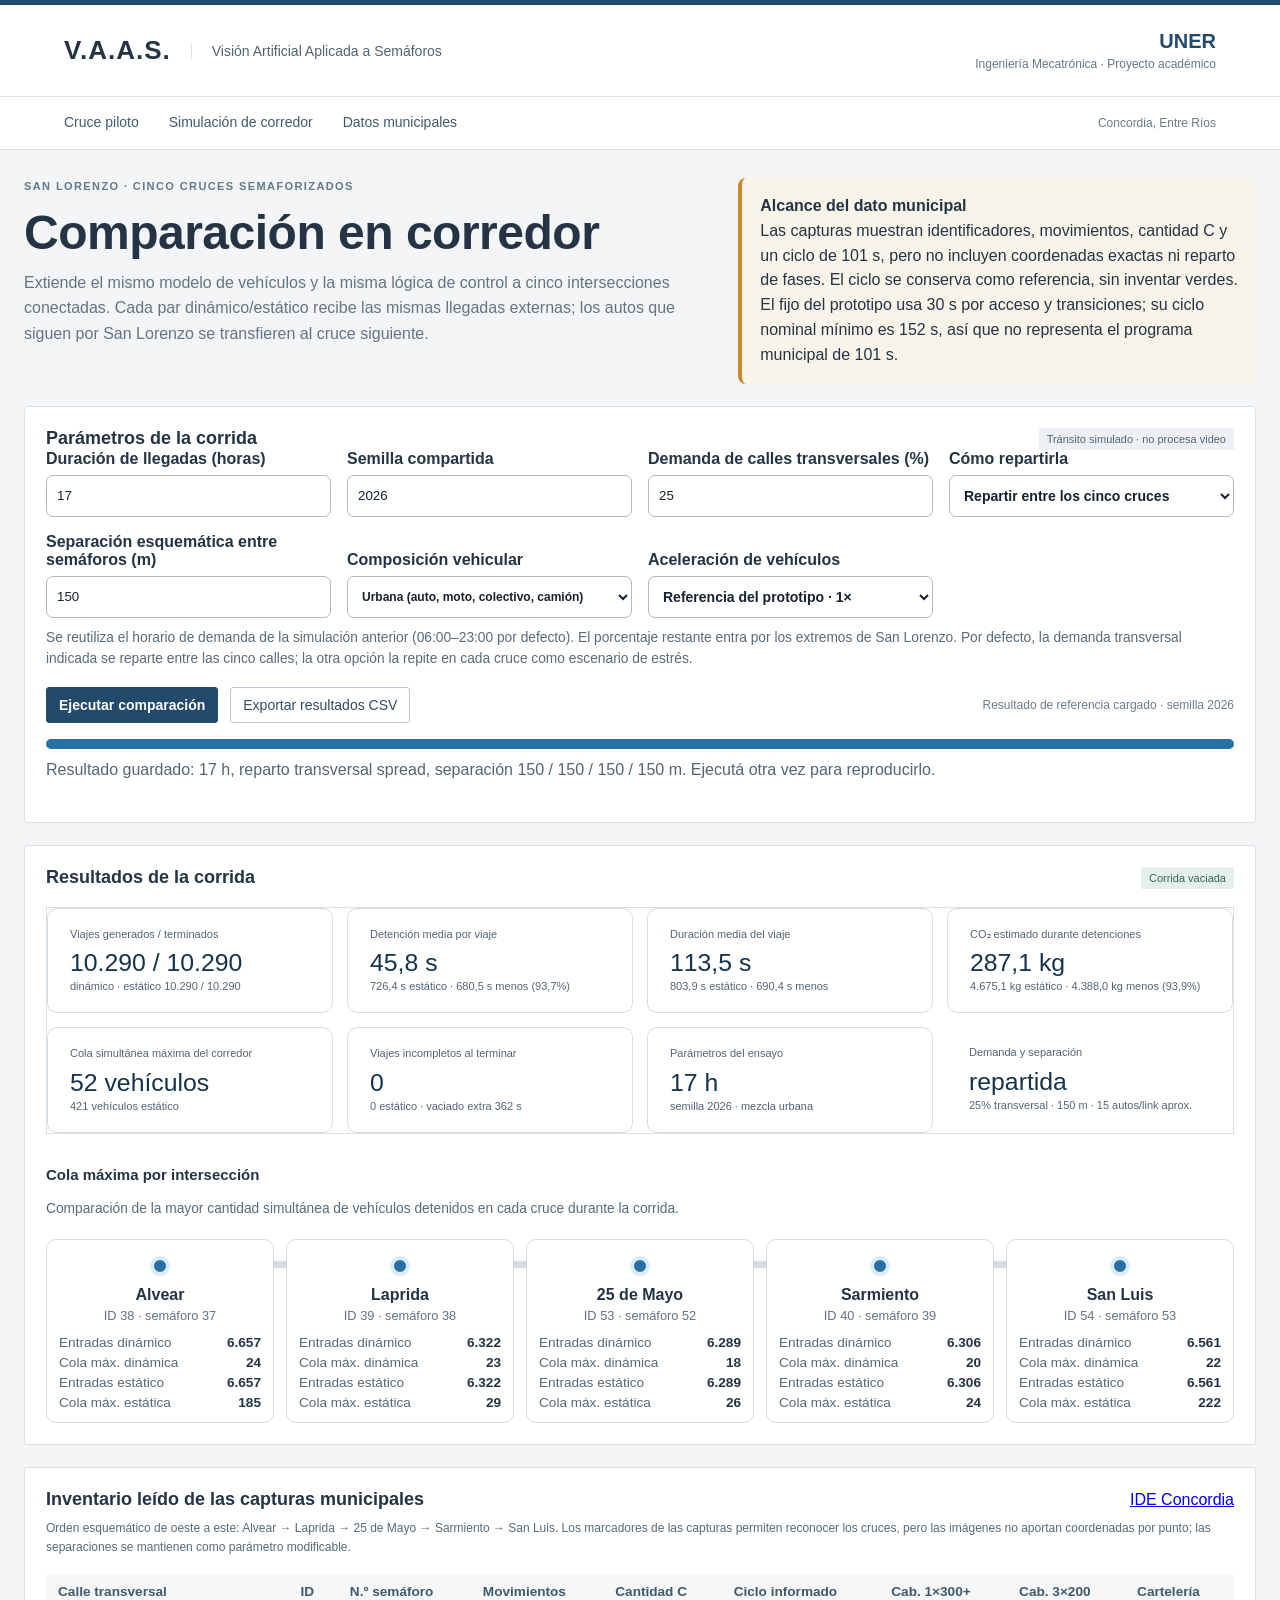
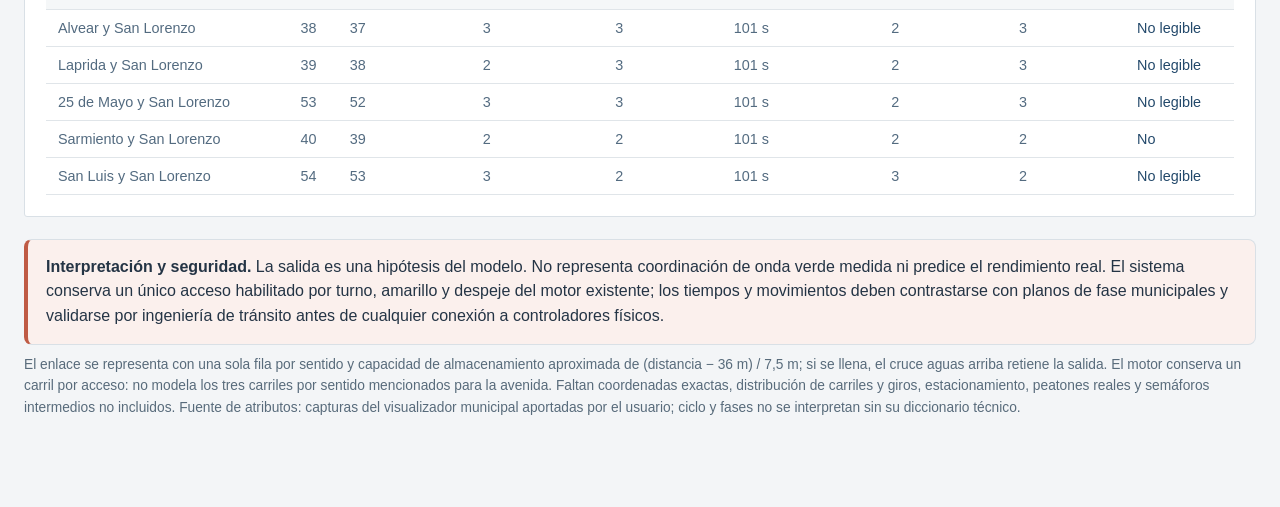
<file: corredor.html>
<!doctype html>
<html lang="es">
<head>
  <meta charset="utf-8">
  <meta name="viewport" content="width=device-width,initial-scale=1">
  <meta name="description" content="Simulación exploratoria del corredor semaforizado de San Lorenzo en Concordia.">
  <title>V.A.A.S. | Corredor San Lorenzo</title>
  <link rel="stylesheet" href="style.css">
  <style>
    .corridor-main{max-width:1480px;margin:0 auto;padding:28px 24px 72px}
    .corridor-intro{display:grid;grid-template-columns:minmax(0,1fr) minmax(280px,.75fr);gap:24px;align-items:start}
    .corridor-intro h1{margin:6px 0 10px;font-size:clamp(2rem,4vw,3rem)}
    .corridor-intro p{max-width:780px;line-height:1.6}
    .notice{border-left:4px solid #c78a30;background:#f8f4e9;padding:16px 18px;border-radius:8px;line-height:1.55}
    .panel{margin-top:22px}
    .controls{display:grid;grid-template-columns:repeat(4,minmax(150px,1fr));gap:16px;align-items:end}
    .controls label{display:grid;gap:7px;font-weight:600}
    .controls input,.controls select{width:100%;min-height:42px;padding:8px 10px;border:1px solid #aeb9c3;border-radius:7px;background:#fff;color:#142232}
    .actions{display:flex;gap:12px;align-items:center;flex-wrap:wrap;margin-top:18px}
    .progress{height:10px;background:#e6ebef;border-radius:20px;overflow:hidden;margin-top:16px}
    .progress>i{display:block;height:100%;width:0;background:#2670a6;transition:width .15s}
    .status{min-height:24px;margin-top:8px;color:#526577}
    .metrics{display:grid;grid-template-columns:repeat(4,minmax(0,1fr));gap:14px;margin-top:18px}
    .metric{padding:16px;border:1px solid #d5dde4;background:#fff;border-radius:10px}
    .metric small{display:block;color:#526577;line-height:1.35}
    .metric strong{display:block;font-size:1.55rem;margin-top:8px;color:#15334b}
    .corridor-flow{display:grid;grid-template-columns:repeat(5,minmax(145px,1fr));gap:12px;position:relative;margin-top:20px}
    .corridor-flow:before{content:"";height:7px;background:#d5dbe1;position:absolute;left:3%;right:3%;top:22px;z-index:0;border-radius:8px}
    .node-card{position:relative;z-index:1;border:1px solid #d5dde4;background:#fff;border-radius:10px;padding:12px;min-width:0}
    .node-dot{width:20px;height:20px;border-radius:50%;background:#2670a6;border:4px solid #dcecf7;margin:4px auto 10px}
    .node-card h3{text-align:center;margin:0 0 4px;font-size:1rem}
    .node-card .code{text-align:center;color:#617386;font-size:.8rem;margin-bottom:12px}
    .node-card dl{display:grid;grid-template-columns:1fr auto;gap:5px 8px;margin:0;font-size:.85rem}
    .node-card dt{color:#56697b}.node-card dd{margin:0;font-weight:700;text-align:right}
    .compass{font-size:.8rem;color:#526577;margin-top:12px}
    .table-wrap{overflow:auto;margin-top:12px}
    table{width:100%;border-collapse:collapse;min-width:760px}
    th,td{padding:10px 12px;text-align:left;border-bottom:1px solid #e0e5e9;vertical-align:top}
    th{font-size:.85rem;color:#40596d;background:#f5f7f8}
    td{font-size:.9rem}
    .muted{color:#586b7b;line-height:1.55}
    .danger{border-left:4px solid #bf5b45;background:#fbf0ed;padding:15px 18px;border-radius:8px;line-height:1.55}
    .small{font-size:.86rem}
    @media(max-width:950px){.corridor-intro{grid-template-columns:1fr}.controls{grid-template-columns:repeat(2,minmax(0,1fr))}.corridor-flow{grid-template-columns:repeat(3,minmax(140px,1fr))}.metrics{grid-template-columns:repeat(2,minmax(0,1fr))}}
    @media(max-width:600px){.corridor-main{padding:18px 12px 48px}.controls,.corridor-flow{grid-template-columns:1fr}.corridor-flow:before{left:16px;right:auto;top:16px;bottom:16px;width:6px;height:auto}.node-dot{margin-left:0}.node-card h3,.node-card .code{text-align:left}.metrics{grid-template-columns:1fr 1fr}}
  </style>
</head>
<body>
<header><div class="brand"><strong>V.A.A.S.</strong><span>Visión Artificial Aplicada a Semáforos</span></div><div class="institution">UNER <span>Ingeniería Mecatrónica · Proyecto académico</span></div></header>
<nav aria-label="Secciones"><a href="index.html">Cruce piloto</a><a href="#run">Simulación de corredor</a><a href="#semaphores">Datos municipales</a><span>Concordia, Entre Ríos</span></nav>
<main class="corridor-main">
  <section class="corridor-intro">
    <div><p class="eyebrow">SAN LORENZO · CINCO CRUCES SEMAFORIZADOS</p><h1>Comparación en corredor</h1><p>Extiende el mismo modelo de vehículos y la misma lógica de control a cinco intersecciones conectadas. Cada par dinámico/estático recibe las mismas llegadas externas; los autos que siguen por San Lorenzo se transfieren al cruce siguiente.</p></div>
    <div class="notice"><strong>Alcance del dato municipal</strong><br>Las capturas muestran identificadores, movimientos, cantidad C y un ciclo de 101 s, pero no incluyen coordenadas exactas ni reparto de fases. El ciclo se conserva como referencia, sin inventar verdes. El fijo del prototipo usa 30 s por acceso y transiciones; su ciclo nominal mínimo es 152 s, así que no representa el programa municipal de 101 s.</div>
  </section>
  <section class="panel" id="run">
    <div class="panel-head"><h2>Parámetros de la corrida</h2><span class="badge neutral">Tránsito simulado · no procesa video</span></div>
    <div class="controls">
      <label>Duración de llegadas (horas)<input id="hours" type="number" min="1" max="24" step="1" value="17"></label>
      <label>Semilla compartida<input id="seed" type="number" min="1" step="1" value="2026"></label>
      <label>Demanda de calles transversales (%)<input id="side-share" type="number" min="0" max="100" step="1" value="25"></label>
      <label>Cómo repartirla<select id="side-distribution"><option value="spread" selected>Repartir entre los cinco cruces</option><option value="perNode">Aplicar ese porcentaje en cada cruce</option></select></label>
      <label>Separación esquemática entre semáforos (m)<input id="spacing" type="number" min="80" max="500" step="10" value="150"></label>
      <label>Composición vehicular<select id="mix"><option value="urban" selected>Urbana (auto, moto, colectivo, camión)</option><option value="freight">Pesada</option></select></label>
      <label>Aceleración de vehículos<select id="acceleration"><option value="1" selected>Referencia del prototipo · 1×</option><option value="0.8">Más lenta · 0,8×</option><option value="1.2">Más rápida · 1,2×</option></select></label>
    </div>
    <p class="muted small">Se reutiliza el horario de demanda de la simulación anterior (06:00–23:00 por defecto). El porcentaje restante entra por los extremos de San Lorenzo. Por defecto, la demanda transversal indicada se reparte entre las cinco calles; la otra opción la repite en cada cruce como escenario de estrés.</p>
    <div class="actions"><button id="run-button" class="primary">Ejecutar comparación</button><button id="export-button" disabled>Exportar resultados CSV</button><span id="run-state" class="simulation-label">Listo para simular</span></div>
    <div class="progress" aria-label="Progreso de simulación"><i id="progress-bar"></i></div><p id="progress-text" class="status" role="status">La corrida completa demora según el equipo. El cálculo trabaja en segundo plano por bloques.</p>
  </section>
  <section class="panel" id="results" hidden>
    <div class="panel-head"><h2>Resultados de la corrida</h2><span id="complete-badge" class="badge"></span></div>
    <div class="metrics" id="metrics"></div>
    <h3>Cola máxima por intersección</h3><p class="muted small">Comparación de la mayor cantidad simultánea de vehículos detenidos en cada cruce durante la corrida.</p>
    <div class="corridor-flow" id="flow"></div>
  </section>
  <section class="panel" id="semaphores">
    <div class="panel-head"><h2>Inventario leído de las capturas municipales</h2><a href="https://ide.concordia.gob.ar/visualizador/" target="_blank" rel="noreferrer">IDE Concordia</a></div>
    <p class="muted">Orden esquemático de oeste a este: Alvear → Laprida → 25 de Mayo → Sarmiento → San Luis. Los marcadores de las capturas permiten reconocer los cruces, pero las imágenes no aportan coordenadas por punto; las separaciones se mantienen como parámetro modificable.</p>
    <div class="table-wrap"><table><thead><tr><th>Calle transversal</th><th>ID</th><th>N.º semáforo</th><th>Movimientos</th><th>Cantidad C</th><th>Ciclo informado</th><th>Cab. 1×300+</th><th>Cab. 3×200</th><th>Cartelería</th></tr></thead><tbody id="node-table"></tbody></table></div>
  </section>
  <section class="panel danger"><strong>Interpretación y seguridad.</strong> La salida es una hipótesis del modelo. No representa coordinación de onda verde medida ni predice el rendimiento real. El sistema conserva un único acceso habilitado por turno, amarillo y despeje del motor existente; los tiempos y movimientos deben contrastarse con planos de fase municipales y validarse por ingeniería de tránsito antes de cualquier conexión a controladores físicos.</section>
  <p class="muted small">El enlace se representa con una sola fila por sentido y capacidad de almacenamiento aproximada de (distancia − 36 m) / 7,5 m; si se llena, el cruce aguas arriba retiene la salida. El motor conserva un carril por acceso: no modela los tres carriles por sentido mencionados para la avenida. Faltan coordenadas exactas, distribución de carriles y giros, estacionamiento, peatones reales y semáforos intermedios no incluidos. Fuente de atributos: capturas del visualizador municipal aportadas por el usuario; ciclo y fases no se interpretan sin su diccionario técnico.</p>
</main>
<script src="engine.js"></script><script src="day.js"></script><script src="emissions.js"></script><script src="corridor.js"></script><script src="corridor-results.js"></script><script src="corridor-view.js"></script>
</body>
</html>
</file>
<file: style.css>
:root{font-family:'Segoe UI',Arial,sans-serif;color:#243445;background:#f3f5f7;font-size:16px;color-scheme:light;--blue:#23496b;--line:#d9e0e6}*{box-sizing:border-box}body{margin:0}header{padding:25px 5%;display:flex;justify-content:space-between;align-items:center;background:#fff;border-top:5px solid #23496b;border-bottom:1px solid var(--line)}.brand{display:flex;align-items:center;gap:20px}.brand strong{font-size:26px;letter-spacing:1px}.brand span{font-size:14px;color:#516374;border-left:1px solid var(--line);padding-left:20px}.institution{font-weight:700;color:#23496b;font-size:20px;text-align:right}.institution span{display:block;font-size:12px;color:#667887;font-weight:400;margin-top:4px}nav{display:flex;align-items:center;gap:30px;padding:0 5%;background:#fff;border-bottom:1px solid var(--line)}nav a{font-size:14px;color:#405a70;text-decoration:none;padding:17px 0;border-bottom:2px solid transparent}nav a:hover{border-color:#23496b}nav span{margin-left:auto;color:#6b7b89;font-size:12px}main{max-width:1530px;margin:auto;padding:32px 5% 40px}section[id]{scroll-margin-top:20px}.heading,.section-heading{display:flex;justify-content:space-between;gap:20px;align-items:center;margin-bottom:22px}.eyebrow{color:#64788c;font-size:11px;letter-spacing:1.4px;font-weight:650;margin:0 0 9px}h1{font-size:28px;font-weight:600;margin:0 0 8px;letter-spacing:-.5px}h2{font-size:18px;font-weight:600;margin:0}h3{font-size:15px;font-weight:600}p{font-size:14px;line-height:1.65;color:#647487;margin:9px 0 17px}.heading p:last-child{margin:0}.clock{text-align:right;flex-shrink:0}.clock span{font-family:Consolas,monospace;font-size:29px;color:#23496b}.clock small{display:block;font-size:12px;color:#687c8f;margin-top:3px}.toolbar{display:flex;gap:12px;align-items:center;flex-wrap:wrap;padding:14px 16px;background:#e9eef2;border:1px solid var(--line);margin-bottom:18px}.toolbar label,.experiment-controls label{display:flex;align-items:center;gap:9px;color:#526578;font-size:13px}.simulation-label{margin-left:auto;font-size:12px;color:#6b7c8c}button,select{font:inherit;font-size:13px;border:1px solid #bac8d4;border-radius:3px;color:#324b61;background:#fff;padding:9px 12px;cursor:pointer;min-height:36px}button:hover{border-color:#23496b;background:#f3f7fa}.primary{background:#23496b;border-color:#23496b;color:#fff;font-weight:600}.primary:hover{background:#183b5a;color:#fff}button:disabled{opacity:.55;cursor:wait}button:focus-visible,select:focus-visible,input:focus-visible,a:focus-visible{outline:3px solid #75a6cd;outline-offset:3px}.workspace{display:grid;grid-template-columns:minmax(0,2.45fr) minmax(300px,1fr);gap:18px;align-items:start}.panel{background:#fff;border:1px solid var(--line);border-radius:3px;padding:21px}.panel-head{display:flex;justify-content:space-between;align-items:center;gap:12px}.badge{font-size:11px;background:#e5f0eb;color:#356952;padding:5px 8px;border-radius:2px}.badge.warn{background:#fff0d4;color:#865b1d}.badge.neutral{background:#edf1f5;color:#516779}.map{position:relative;margin:17px -4px 10px;overflow:hidden;border:1px solid #d4dce4;background:#eef1f4}.map canvas{display:block;width:100%;height:auto;cursor:crosshair;touch-action:manipulation}.map-hud{position:absolute;right:12px;bottom:12px;background:#fffffff2;box-shadow:0 1px 5px #24344512;border:1px solid #b9c8d6;padding:10px 12px;display:flex;gap:16px;align-items:center;pointer-events:none}.map-hud span{font-size:12px;color:#526879;max-width:190px}.map-hud strong{font:600 22px Consolas,monospace;color:#23496b}.legend{display:flex;flex-wrap:wrap;gap:20px;margin:16px 0;color:#5d7082;font-size:12px}.legend span:before{content:'';display:inline-block;width:12px;height:6px;background:var(--type);margin-right:6px}.signal-list{display:grid;grid-template-columns:repeat(4,1fr);border:1px solid var(--line);margin-top:17px}.signal-list>div{border-right:1px solid var(--line);padding:10px 8px;font-size:11px;color:#566b7e}.signal-list>div:last-child{border:0}.signal-list b{display:block;color:#2b4358;font-size:12px;margin-bottom:6px;font-weight:500}.signal-list i{width:7px;height:7px;display:inline-block;border-radius:50%;margin-right:5px;background:#b14c49}.signal-list .green i{background:#287c60}.signal-list .amber i{background:#d19830}.phase-track{display:flex;margin:15px 0;gap:3px}.phase-track span{flex:1;font-size:10px;text-align:center;padding:8px 2px;background:#f0f3f5;color:#6c7e8e;border-bottom:2px solid #d5dde5}.phase-track .active{color:#2d4459;background:#e6edf2;font-weight:600}.phase-track .green{border-color:#287c60}.phase-track .amber,.phase-track .prepare{border-color:#d19830}.phase-track .clearance{border-color:#b14c49}.inspect{font-size:12px;line-height:1.5;background:#f6f8fa;border:1px solid #e3e9ee;padding:11px;color:#586f84;min-height:40px;margin:15px 0}.phase-footer{display:flex;justify-content:space-between;align-items:center;gap:12px;font-size:12px;color:#486178}.caption{font-size:12px;color:#778796;line-height:1.65;margin:13px 0 0}.helper{font-size:13px;margin:13px 0 20px}.muted{color:#748899;font-size:12px}.slider-label{display:flex;justify-content:space-between;font-size:13px;margin-top:19px;color:#465e73}output{font-weight:600;color:#23496b}input[type=range]{width:100%;accent-color:#23496b;margin:12px 0 8px;cursor:pointer}.presets{display:grid;grid-template-columns:1fr 1fr;gap:7px;margin:14px 0 20px}.presets button{font-size:11px;padding:7px}.presets .selected{border-color:#23496b;background:#edf3f7;color:#23496b}.mix-label{display:block;font-size:13px;margin:18px 0 8px;color:#465e73}#mix{width:100%;font-size:12px}.check{display:flex;gap:8px;align-items:center;font-size:12px;color:#526c80;margin:12px 0}.check input{accent-color:#23496b;width:15px;height:15px}.queue-row{border-top:1px solid var(--line);display:flex;justify-content:space-between;padding:12px 0;font-size:12px;color:#5d7385}.queue-row b{font-size:16px;color:#23496b}.network{border-top:1px solid var(--line);padding-top:4px}.network p{font-size:12px}.network button{width:100%}.network .muted{margin-bottom:0}.metrics{display:grid;grid-template-columns:repeat(4,1fr);border:1px solid var(--line);background:#fff;margin:20px 0 32px}.metrics>div{padding:18px 22px;border-right:1px solid var(--line)}.metrics>div:last-child{border:0}.metrics span{font-size:12px;color:#667b8e}.metrics strong{display:block;font-size:29px;font-weight:500;color:#23496b;font-variant-numeric:tabular-nums;margin:7px 0 2px}.metrics strong span{font:inherit;color:inherit}.metrics small{font-size:11px;color:#8795a2}.metrics strong small{font-size:15px}.compare{padding:25px;margin:0 0 22px}.compare .section-heading{margin-bottom:15px}.section-heading h2{font-size:23px}.section-heading p{margin-bottom:0}.experiment-controls{display:flex;gap:15px;flex-wrap:wrap;align-items:center;border-top:1px solid var(--line);padding-top:20px}.experiment-status{font-size:12px;background:#f0f4f7;padding:9px 12px;color:#526a7d;margin:16px 0 22px}.result-kpis{display:grid;grid-template-columns:repeat(3,1fr);margin-bottom:22px;border-bottom:1px solid var(--line)}.result-kpis>div{padding:0 20px 20px 0}.result-kpis span{font-size:12px;color:#6b8193}.result-kpis strong{display:block;font-size:32px;letter-spacing:-1px;font-weight:500;color:#23496b;margin-top:6px}.result-kpis small{display:block;font-size:12px;color:#6e8192;margin-top:4px}.positive{color:#287c60!important}.negative{color:#a34646!important}.report-grid{display:grid;grid-template-columns:1.05fr 1fr;gap:28px}.chart-title{font-size:14px;font-weight:600;color:#354f65;margin:0 0 14px}.chart svg{width:100%;display:block}.chart-legend{font-size:12px;color:#687e90;display:flex;gap:20px;margin:8px 0}.chart-legend i{display:inline-block;width:18px;height:2px;vertical-align:middle;margin-right:6px}.table-wrap{overflow-x:auto}table{width:100%;border-collapse:collapse;font-size:12px}th,td{text-align:right;padding:11px 7px;border-bottom:1px solid var(--line);font-variant-numeric:tabular-nums}th:first-child,td:first-child{text-align:left}th{font-weight:600;color:#476176;background:#f0f4f7}td{color:#536b80}td:last-child{color:#23496b}.run-summary{margin-top:23px}.run-summary summary{font-size:13px;cursor:pointer;color:#405a70}.run-summary table{margin-top:12px}.lower{display:grid;grid-template-columns:1.2fr 1fr;gap:20px}.architecture p{font-size:13px}.architecture dl{font-size:12px;line-height:1.6}.architecture dt{font-weight:600;color:#405b70;margin-top:15px}.architecture dd{margin:3px 0;color:#728495}#events{list-style:none;padding:0;margin:18px 0 0;max-height:340px;overflow:auto}#events li{border-bottom:1px solid #e3e9ee;display:flex;gap:13px;padding:10px 0;font-size:12px;color:#637b8e}#events time{font-family:Consolas,monospace;color:#284f71}footer{display:flex;justify-content:space-between;padding:23px 5%;border-top:1px solid var(--line);background:#fff;color:#748595;font-size:11px}@media(max-width:1050px){.workspace{grid-template-columns:1fr}.demand{display:grid;grid-template-columns:1fr 1fr;column-gap:25px}.demand>*{grid-column:1/-1}.report-grid,.lower{grid-template-columns:1fr}.brand span{max-width:200px}.simulation-label{display:none}}@media(max-width:640px){header{padding:19px 4%;align-items:flex-start}.brand{display:block}.brand span{display:block;border:0;padding:0;font-size:11px;margin-top:5px}.brand strong{font-size:23px}.institution span{max-width:150px;font-size:10px}.institution{font-size:17px}nav{gap:20px;padding:0 4%}nav a{font-size:12px}nav span{display:none}main{padding:25px 4%}h1{font-size:23px}.heading{align-items:flex-start}.eyebrow{font-size:10px}.clock span{font-size:23px}.heading p{font-size:12px}.toolbar{padding:12px;gap:8px}.toolbar label{font-size:11px}.panel{padding:16px}.map-hud{padding:6px 8px;right:6px;bottom:6px}.map-hud span{font-size:10px;max-width:145px}.map-hud strong{font-size:17px}.signal-list{grid-template-columns:1fr 1fr}.signal-list>div{border-bottom:1px solid var(--line)}.phase-track span{font-size:9px}.phase-footer{align-items:flex-start;flex-direction:column}.metrics{grid-template-columns:1fr 1fr}.metrics>div{padding:15px}.metrics>div:nth-child(2){border-right:0}.metrics>div:nth-child(-n+2){border-bottom:1px solid var(--line)}.result-kpis{grid-template-columns:1fr}.result-kpis strong{font-size:27px}.result-kpis>div{padding-bottom:16px}.experiment-controls{align-items:stretch;gap:10px}.experiment-controls label{flex:1;flex-wrap:wrap}.experiment-controls button{width:100%}.compare{padding:18px}.section-heading h2{font-size:20px}.section-heading .badge{display:none}.demand{display:block}footer{gap:15px;flex-wrap:wrap}}

/* Tamaños de lectura para los controles y resultados principales. */
p{font-size:16px}.heading p{font-size:14px}button,select{font-size:14px}.toolbar label,.experiment-controls label,.slider-label,.mix-label{font-size:14px}.helper{font-size:14px}.signal-list>div{font-size:13px}.signal-list b{font-size:13px}.legend{font-size:13px}table{font-size:14px}.metrics span{font-size:13px}.result-kpis span{font-size:14px}.compare .section-heading p{font-size:14px}
/* Dos superficies comparables, con un único reloj y condiciones compartidas. */
.workspace{grid-template-columns:1fr}.live-pair{display:grid;grid-template-columns:1fr 1fr;gap:18px;align-items:start}.live-stats{display:grid;grid-template-columns:repeat(3,1fr);margin:15px 0 0;border-top:1px solid var(--line);border-left:1px solid var(--line)}.live-stats>div{border-right:1px solid var(--line);border-bottom:1px solid var(--line);padding:12px 10px}.live-stats dt{font-size:12px;color:#687e90;line-height:1.5;min-height:36px}.live-stats dd{font-size:22px;color:#23496b;margin:6px 0 0;font-variant-numeric:tabular-nums}.live-stats dd span{font-size:22px}.live-observation{border:1px solid var(--line);background:#fff;display:flex;align-items:center;justify-content:space-between;gap:25px;padding:18px 23px}.live-observation span{display:block;font-size:13px;color:#5d7386}.live-observation strong{display:block;font-size:27px;font-weight:500;margin-top:5px}.live-observation p{font-size:13px;margin:0;max-width:600px}.conditions{margin-bottom:25px}.conditions>summary{font-size:14px;font-weight:600;cursor:pointer;color:#405a70}.conditions .demand{border:0;padding:15px 0 0;display:grid;grid-template-columns:1fr 1fr;column-gap:35px;max-width:950px;margin:auto}.conditions .demand>*{grid-column:1/-1}.live-pair .map-hud span{max-width:180px}.live-pair .phase-footer{flex-wrap:wrap}.live-pair .signal-list{grid-template-columns:1fr 1fr}.live-pair .signal-list>div{border-bottom:1px solid var(--line)}.compare{margin-top:8px}@media(max-width:900px){.live-pair{grid-template-columns:1fr}.live-observation{align-items:flex-start;flex-direction:column;gap:12px}}@media(max-width:480px){.live-stats{grid-template-columns:1fr 1fr}.live-stats dd,.live-stats dd span{font-size:20px}.conditions .demand{display:block}.toolbar button{font-size:12px}.live-observation{padding:15px}}

/* Alcance visible junto a las dos simulaciones. */
.vision-controls{display:grid;grid-template-columns:1fr minmax(260px,420px);gap:32px;align-items:center;margin-bottom:18px}.vision-controls h2{font-size:17px}.vision-controls p{font-size:13px;margin:8px 0 12px;max-width:580px}.vision-controls .check{margin-bottom:0}.vision-adjustment .slider-label{margin-top:0;align-items:center}.vision-adjustment output{font-size:24px;font-variant-numeric:tabular-nums;min-width:65px;text-align:right}.vision-scale{display:flex;justify-content:space-between;color:#748899;font-size:12px}.vision-controls .caption{font-size:12px;margin:10px 0 0}@media(max-width:760px){.vision-controls{grid-template-columns:1fr;gap:20px}}

/* Reloj y programación de demanda diaria. */
.day-controls{margin-bottom:18px}.day-heading{display:flex;justify-content:space-between;align-items:center;gap:24px}.day-heading h2{font-size:21px}.day-heading p{font-size:14px;margin-bottom:0}.day-now{text-align:right;min-width:200px}.day-now strong{display:block;font:600 30px Consolas,monospace;color:#23496b}.day-now span{display:block;font-size:13px;color:#5d7386;margin-top:5px}.day-now b{display:block;font-size:15px;font-weight:500;margin-top:5px}.day-timeline{position:relative;height:22px;background:#edf1f4;margin-top:23px;border-radius:2px}.day-band{position:absolute;top:0;height:100%;border-right:1px solid #fff}.peak{background:#b4823f}.valley{background:#5b849a}.low{background:#9ebcaf}.night{background:#66768b}#day-marker{position:absolute;height:32px;top:-5px;width:2px;background:#182d42;pointer-events:none}.day-ticks{display:flex;justify-content:space-between;font-size:11px;color:#738798;margin-top:6px}.day-setup{display:flex;gap:24px;align-items:center;flex-wrap:wrap;margin-top:20px}.day-setup>label{display:flex;align-items:center;gap:10px;font-size:13px;color:#496277}.day-controls input[type=time],.day-controls input[type=number]{font:inherit;font-size:14px;padding:8px;border:1px solid #b9c8d6;border-radius:3px;background:#fff;color:#243445;min-height:36px}.day-controls input[type=number]{width:95px}.day-breakdown{margin-top:20px;border-top:1px solid var(--line);padding-top:17px}.day-breakdown summary{font-size:14px;font-weight:600;cursor:pointer;color:#405a70}.day-table{margin-top:15px;min-width:550px}.day-table th[scope=row]{background:transparent;font-weight:500;color:#344f66}.day-table small{display:block;font-size:11px;color:#748899;font-weight:400;margin-top:4px}.period-dot{display:inline-block;width:7px;height:7px;border-radius:50%;margin-right:8px}.day-table .current-period{background:#f0f5f8}.day-table .current-period th{color:#183d5c;font-weight:650}.day-actions{display:flex;gap:12px;align-items:center;flex-wrap:wrap;margin-top:18px}#day-error{font-size:13px;color:#92531b}@media(max-width:640px){.day-heading{align-items:flex-start;flex-direction:column;gap:15px}.day-now{text-align:left;min-width:0}.day-setup{gap:14px}.day-actions button{width:100%}.day-heading h2{font-size:19px}}

/* Comparación temporal y CO₂ calculado con supuestos explícitos. */
.environment-panel{margin-bottom:6px}.environment-charts{display:grid;grid-template-columns:1fr 1fr;gap:30px;margin:20px 0}.environment-charts h3{font-size:15px;color:#405b70;margin:0 0 8px}.environment-svg{display:block;width:100%;height:auto}.environment-legend{display:flex;gap:20px;font-size:12px;color:#617a8d}.environment-legend i{display:inline-block;width:22px;vertical-align:middle;margin-right:7px}.dynamic-line{border-top:3px solid #23496b}.static-line{border-top:3px dashed #929fac}.environment-difference{font-size:15px;font-weight:500;line-height:1.6;margin:16px 0;padding:12px 15px;background:#f2f5f7;border-left:3px solid #8ca4b8}.emissions-assumptions{margin-top:22px;border-top:1px solid var(--line);padding-top:16px}.emissions-assumptions summary{font-size:14px;font-weight:600;color:#405a70;cursor:pointer}.emissions-assumptions p{font-size:13px}.emissions-assumptions a{color:#23496b}.emissions-inputs{display:grid;grid-template-columns:repeat(5,minmax(0,1fr));gap:15px}.emissions-inputs label{font-size:13px;color:#496277}.emissions-inputs input{display:block;width:100%;font:inherit;font-size:16px;color:#23496b;padding:9px;border:1px solid #b9c8d6;border-radius:3px;margin-top:8px}.emissions-inputs small{display:block;font-size:11px;color:#748899;margin-top:6px}#emissions-error{font-size:12px;color:#92531b}.environment-report{margin:28px 0 0;border-top:1px solid var(--line);padding-top:6px}@media(max-width:900px){.environment-charts{grid-template-columns:1fr;gap:25px}.emissions-inputs{grid-template-columns:repeat(3,minmax(0,1fr))}}@media(max-width:480px){.emissions-inputs{grid-template-columns:1fr 1fr}.environment-difference{font-size:13px}}
</file>
